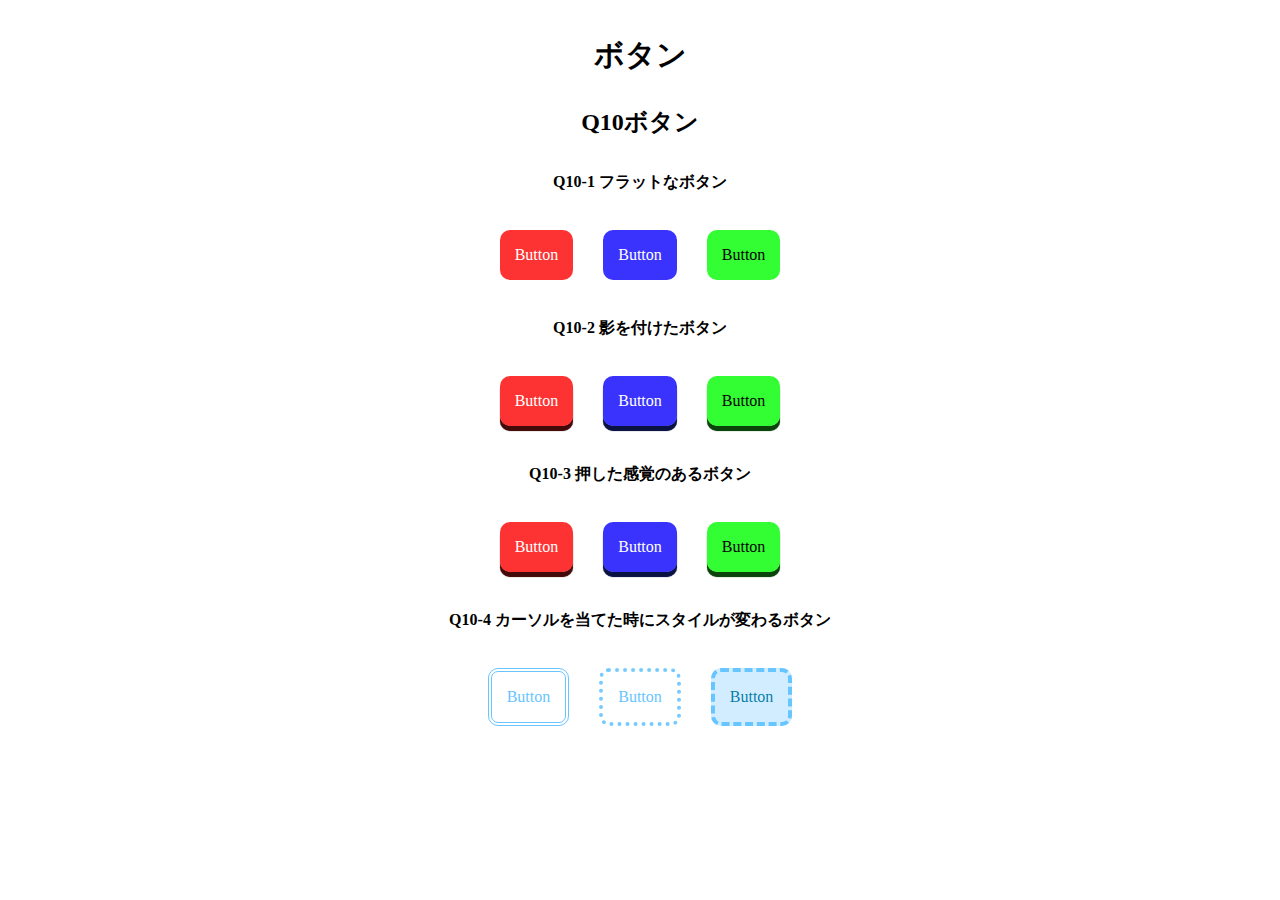
<file: 第3章 LayoutParts-Part2/q10/answer/index.html>
<!DOCTYPE html>
<html lang="ja">

<head>
  <meta charset="UTF-8">
  <meta name="viewport" content="width=device-width, initial-scale=1.0">
  <link rel="stylesheet" href="./css/reset.css">
  <link rel="stylesheet" href="./css/base.css">
  <link rel="stylesheet" href="./css/style.css">
  <title>LayoutParts-Q3</title>
</head>

<body>
  <h1 class="title">ボタン</h1>
  <h2 class="sub--title">Q10ボタン</h2>
  <div class="wrapper">
    <h3 class="question--title">Q10-1 フラットなボタン</h3>
    <div class="flex--center">
      <div class="btn btn--red">Button</div>
      <div class="btn btn--blue">Button</div>
      <div class="btn btn--green">Button</div>
    </div>
    <h3 class="question--title">Q10-2 影を付けたボタン</h3>
    <div class="flex--center">
      <div class="btn shadow--red">Button</div>
      <div class="btn shadow--blue">Button</div>
      <div class="btn shadow--green">Button</div>
    </div>
    <h3 class="question--title">Q10-3 押した感覚のあるボタン</h3>
    <div class="flex--center">
      <div class="btn active--red">Button</div>
      <div class="btn active--blue">Button</div>
      <div class="btn active--green">Button</div>
    </div>
    <h3 class="question--title">Q10-4 カーソルを当てた時にスタイルが変わるボタン</h3>
    <div class="flex--center">
      <div class="btn double--btn">Button</div>
      <div class="btn dotted--btn">Button</div>
      <div class="btn back--btn">Button</div>
    </div>
  </div>
</body>

</html>
</file>
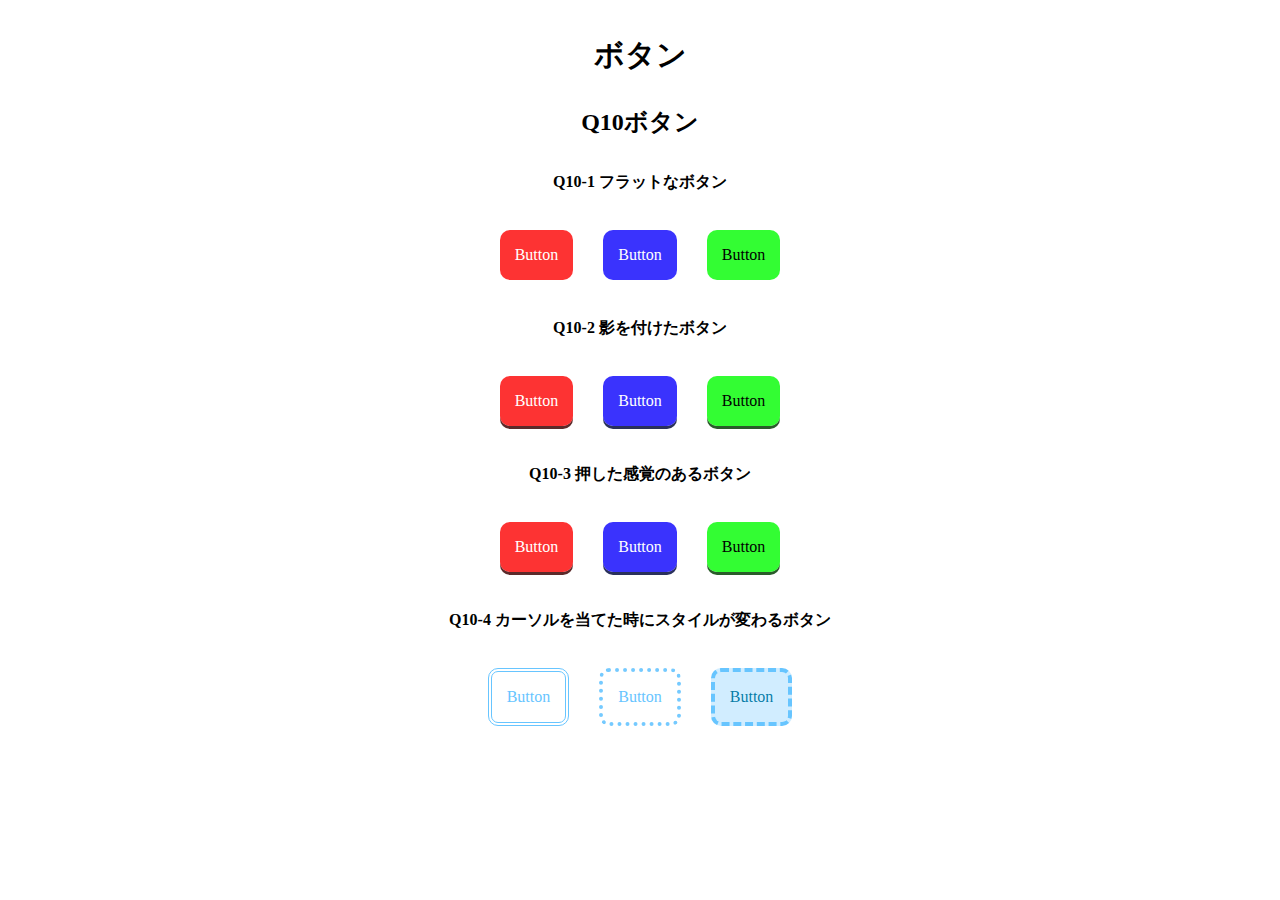
<file: 第3章 LayoutParts-Part2/q10/q10/index.html>
<!DOCTYPE html>
<html lang="ja">

<head>
  <meta charset="UTF-8">
  <meta name="viewport" content="width=device-width, initial-scale=1.0">
  <link rel="stylesheet" href="./css/reset.css">
  <link rel="stylesheet" href="./css/base.css">
  <link rel="stylesheet" href="./css/style.css">
  <title>LayoutParts-Q3</title>
</head>

<body>
  <h1 class="title">ボタン</h1>
  <h2 class="sub--title">Q10ボタン</h2>
  <div class="wrapper">
    <h3 class="question--title">Q10-1 フラットなボタン</h3>
    <!-- Q10-1ここから -->
    <div class="button">
      <div class="red-b box">
        <p>Button</p>
      </div>
      <div class="blue-b box">
        <p>Button</p>
      </div>
      <div class="green-b box">
        <p>Button</p>
      </div>
    </div>
    <!-- Q10-1ここまで -->
    <h3 class="question--title">Q10-2 影を付けたボタン</h3>
    <!-- Q10-2ここから -->
    <div class="button">
      <div class="r-btn box">
        <p>Button</p>
      </div>
      <div class="b-btn box">
        <p>Button</p>
      </div>
      <div class="g-btn box">
        <p>Button</p>
      </div>
    </div>
    <!-- Q10-2ここまで -->
    <h3 class="question--title">Q10-3 押した感覚のあるボタン</h3>
    <!-- Q10-3ここから -->
    <div class="button">
      <div class="red-btn box1">
        <p>Button</p>
      </div>
      <div class="blue-btn box1">
        <p>Button</p>
      </div>
      <div class="green-btn box1">
        <p>Button</p>
      </div>
    </div>
    <!-- Q10-3ここまで -->
    <h3 class="question--title">Q10-4 カーソルを当てた時にスタイルが変わるボタン</h3>
    <!-- Q10-4ここから -->
    <div class="button">
      <div class="double-layer box2">
        <p>Button</p>
      </div>
      <div class="round-border box2">
        <p>Button</p>
      </div>
      <div class="dotted-line box2">
        <p>Button</p>
      </div>
    </div>
    <!-- Q10-4ここまで -->
  </div>
</body>

</html>
</file>
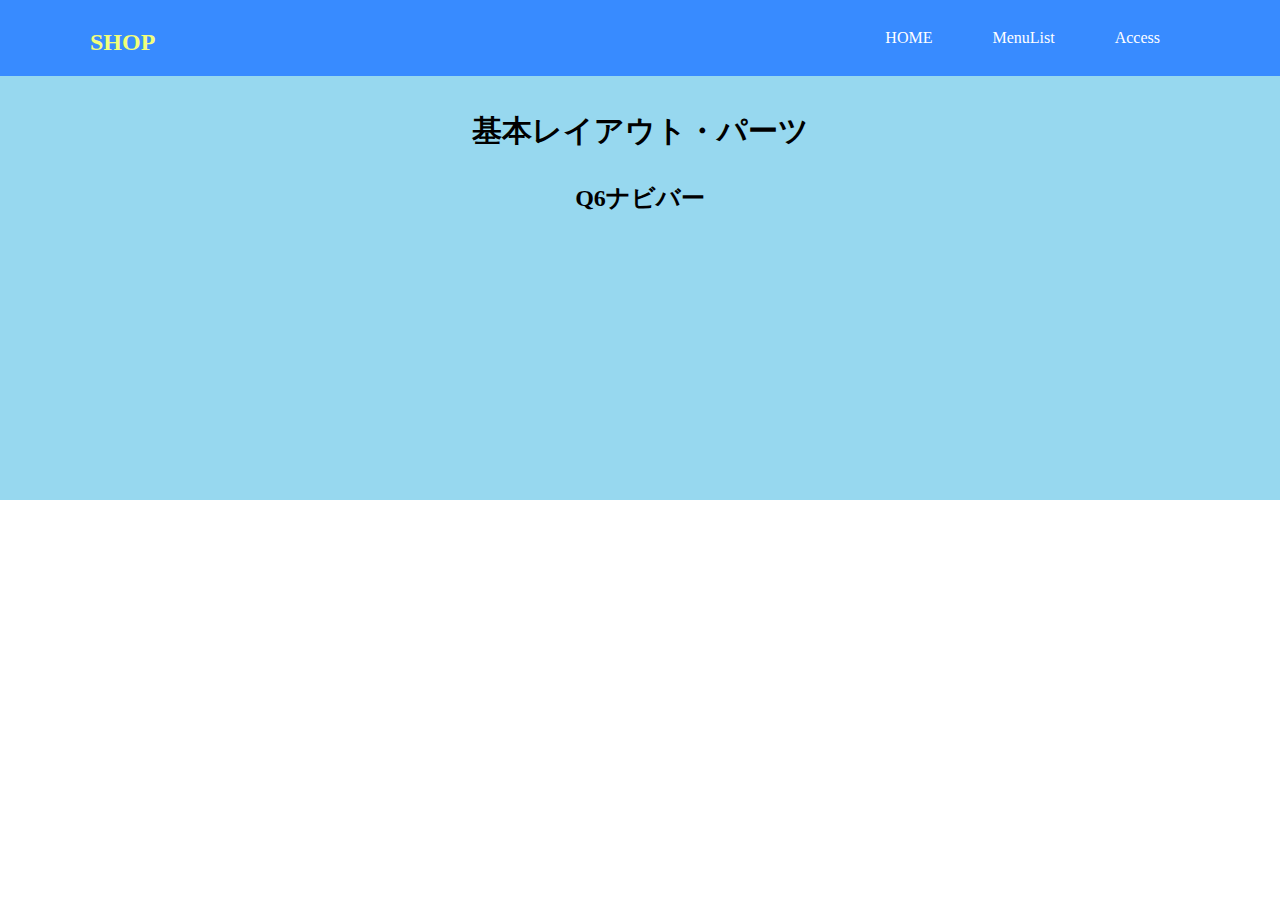
<file: 第3章 LayoutParts-Part2/q6/answer/index.html>
<!DOCTYPE html>
<html lang="ja">

<head>
  <meta charset="UTF-8">
  <meta name="viewport" content="width=device-width, initial-scale=1.0">
  <link rel="stylesheet" href="./css/reset.css">
  <link rel="stylesheet" href="./css/base.css">
  <link rel="stylesheet" href="./css/style.css">
  <title>LayoutParts-Q3</title>
</head>

<body>
  <header class="header">
    <div class="inner d--flex">
      <div class="logo">
        <a href="#">SHOP</a>
      </div>
      <div class="menu">
        <nav>
          <ul class="nav d--flex">
            <li>
              <a href="#">HOME</a>
            </li>
            <li>
              <a href="#">MenuList</a>
            </li>
            <li>
              <a href="#">Access</a>
            </li>
          </ul>
        </nav>
      </div>
    </div>
  </header>
  <main>
    <div class="wrapper">
      <h1 class="title">基本レイアウト・パーツ</h1>
      <h2 class="sub--title">Q6ナビバー</h2>
    </div>
  </main>
</body>

</html>
</file>
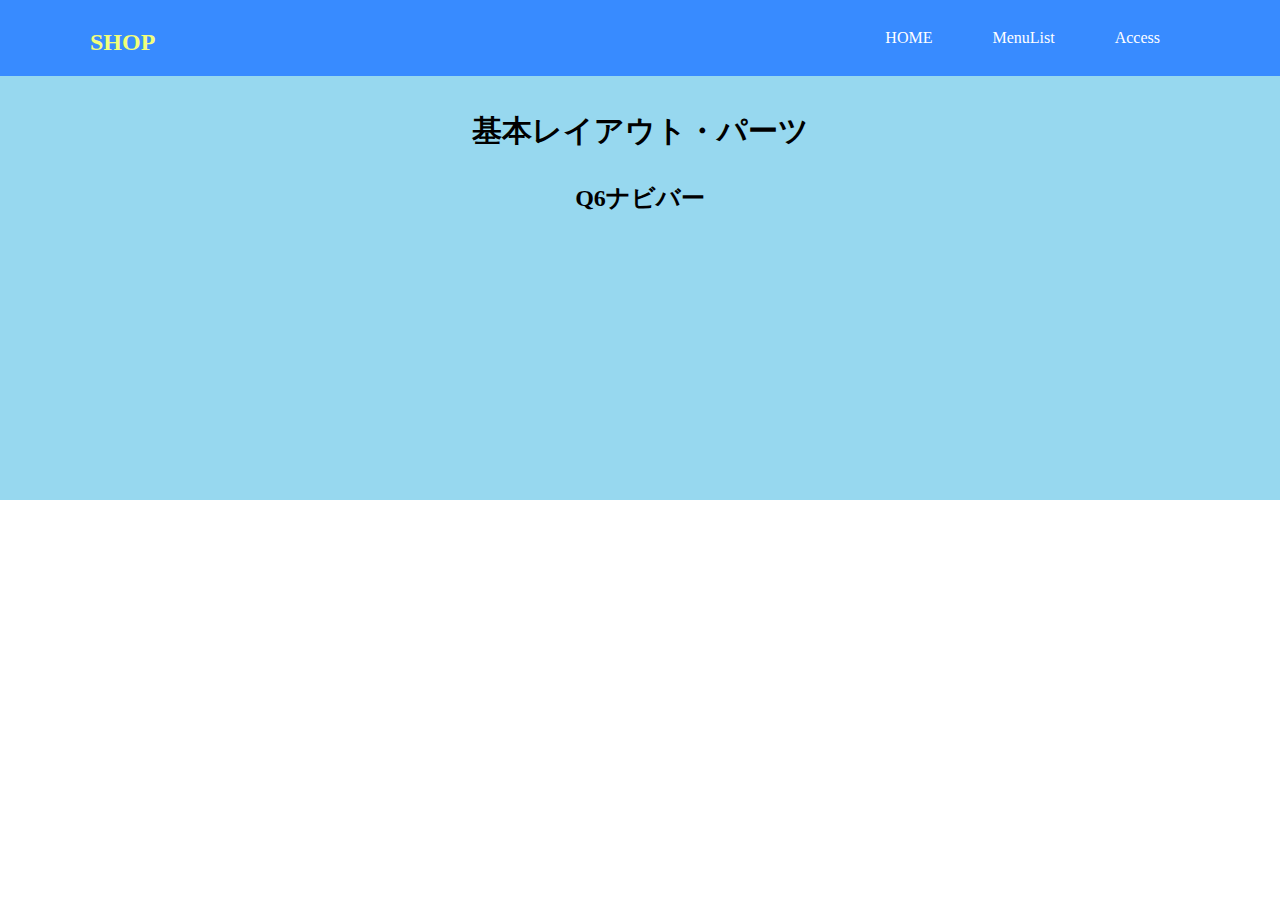
<file: 第3章 LayoutParts-Part2/q6/q6/index.html>
<!DOCTYPE html>
<html lang="ja">

<head>
  <meta charset="UTF-8">
  <meta name="viewport" content="width=device-width, initial-scale=1.0">
  <link rel="stylesheet" href="./css/reset.css">
  <link rel="stylesheet" href="./css/base.css">
  <link rel="stylesheet" href="./css/style.css">
  <title>LayoutParts-Q3</title>
</head>

<body>
  <!-- Q6回答はここから -->
  <header class="header">
    <div class="headerinner d-flex">
      <div class="logo">
        <a href="#">SHOP</a>
      </div>
      <div class="menu">
        <nav>
          <ul class="nav d-flex">
            <li>
              <a href="#">HOME</a>
            </li>
            <li>
              <a href="#">MenuList</a>
            </li>
            <li>
              <a href="#">Access</a>
            </li>
          </ul>
        </nav>
      </div>
    </div>
  </header>
  <!-- Q6回答はここまで -->
  <main>
    <div class="wrapper">
      <h1 class="title">基本レイアウト・パーツ</h1>
      <h2 class="sub--title">Q6ナビバー</h2>
    </div>
  </main>
</body>

</html>
</file>
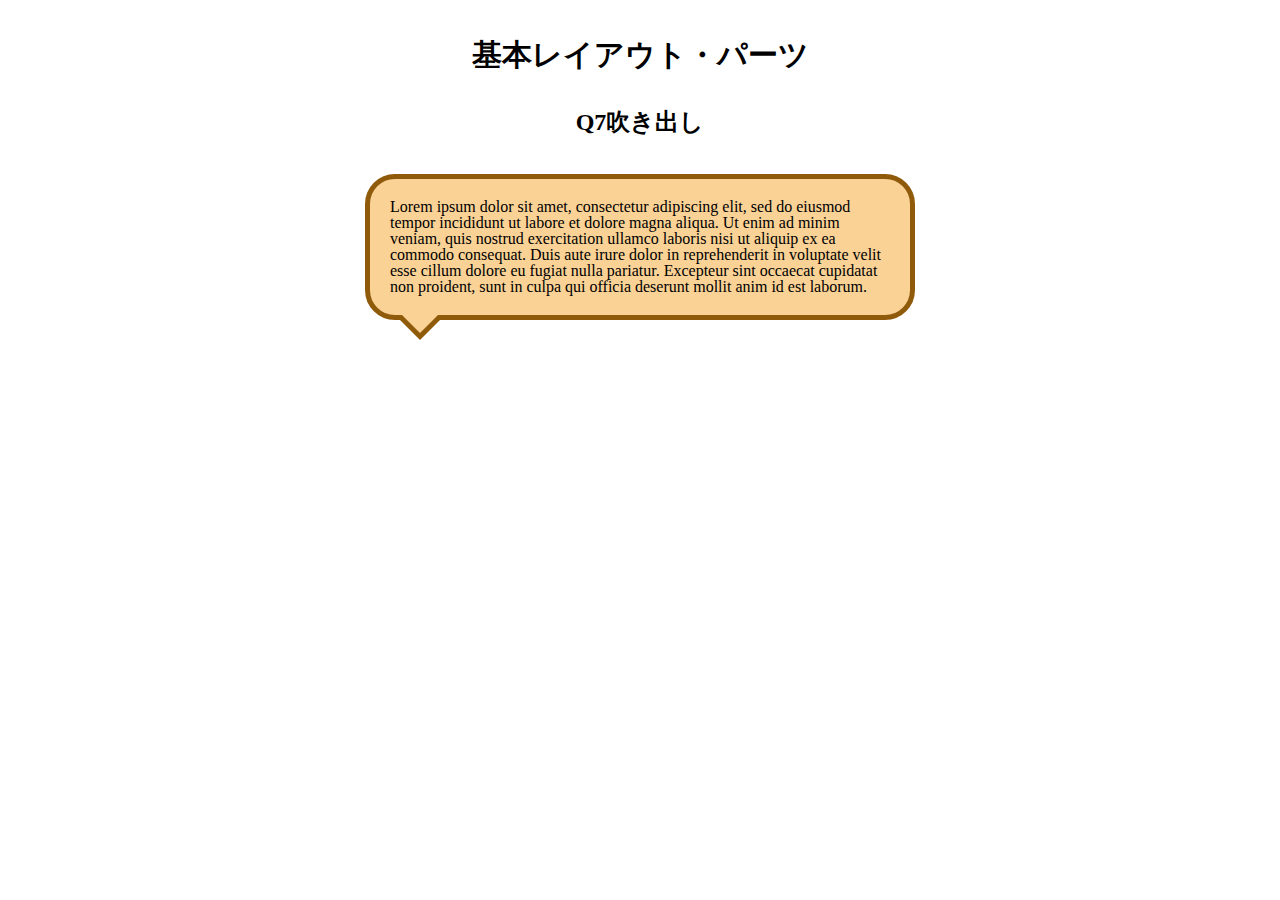
<file: 第3章 LayoutParts-Part2/q7/answer/index.html>
<!DOCTYPE html>
<html lang="ja">

<head>
  <meta charset="UTF-8">
  <meta name="viewport" content="width=device-width, initial-scale=1.0">
  <link rel="stylesheet" href="./css/reset.css">
  <link rel="stylesheet" href="./css/base.css">
  <link rel="stylesheet" href="./css/style.css">
  <title>LayoutParts-Q3</title>
</head>

<body>
  <div class="wrapper">
    <h1 class="title">基本レイアウト・パーツ</h1>
    <h2 class="sub--title">Q7吹き出し</h2>
    <div class="blowing--box">
      <p>Lorem ipsum dolor sit amet, consectetur adipiscing elit, sed do eiusmod tempor incididunt
        ut labore et dolore magna
        aliqua. Ut enim ad minim veniam, quis nostrud exercitation ullamco laboris nisi ut aliquip ex ea commodo
        consequat. Duis
        aute irure dolor in reprehenderit in voluptate velit esse cillum dolore eu fugiat nulla pariatur. Excepteur sint
        occaecat cupidatat non proident, sunt in culpa qui officia deserunt mollit anim id est laborum.</p>
    </div>
  </div>
</body>

</html>
</file>
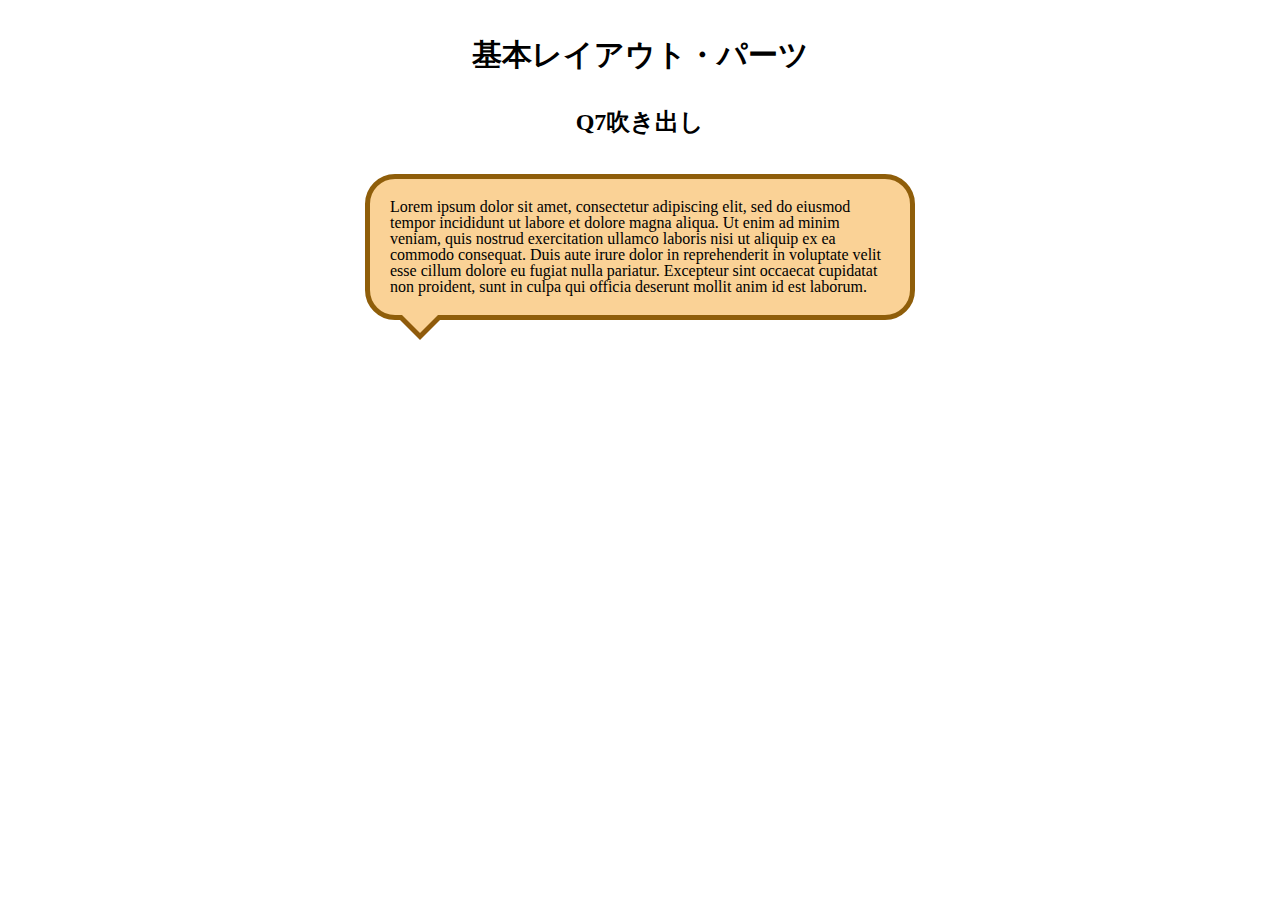
<file: 第3章 LayoutParts-Part2/q7/q7/index.html>
<!DOCTYPE html>
<html lang="ja">

<head>
  <meta charset="UTF-8">
  <meta name="viewport" content="width=device-width, initial-scale=1.0">
  <link rel="stylesheet" href="./css/reset.css">
  <link rel="stylesheet" href="./css/base.css">
  <link rel="stylesheet" href="./css/style.css">
  <title>LayoutParts-Q3</title>
</head>

<body>
  <div class="wrapper">
    <h1 class="title">基本レイアウト・パーツ</h1>
    <h2 class="sub--title">Q7吹き出し</h2>
    <!-- 吹き出しの中のテキストはこちらを使ってください -->
    <!-- Lorem ipsum dolor sit amet, consectetur adipiscing elit, sed do eiusmod tempor incididunt
    ut labore et dolore magna
    aliqua. Ut enim ad minim veniam, quis nostrud exercitation ullamco laboris nisi ut aliquip ex ea commodo
    consequat. Duis
    aute irure dolor in reprehenderit in voluptate velit esse cillum dolore eu fugiat nulla pariatur. Excepteur sint
    occaecat cupidatat non proident, sunt in culpa qui officia deserunt mollit anim id est laborum. -->
    <!-- Q7回答はここから -->
    <div class="balloon">
      <p>Lorem ipsum dolor sit amet, consectetur adipiscing elit, sed do eiusmod tempor incididunt
        ut labore et dolore magna
        aliqua. Ut enim ad minim veniam, quis nostrud exercitation ullamco laboris nisi ut aliquip ex ea commodo
        consequat. Duis
        aute irure dolor in reprehenderit in voluptate velit esse cillum dolore eu fugiat nulla pariatur. Excepteur sint
        occaecat cupidatat non proident, sunt in culpa qui officia deserunt mollit anim id est laborum.</p>
    </div>
    <!-- Q7回答はここまで -->
  </div>
</body>

</html>
</file>
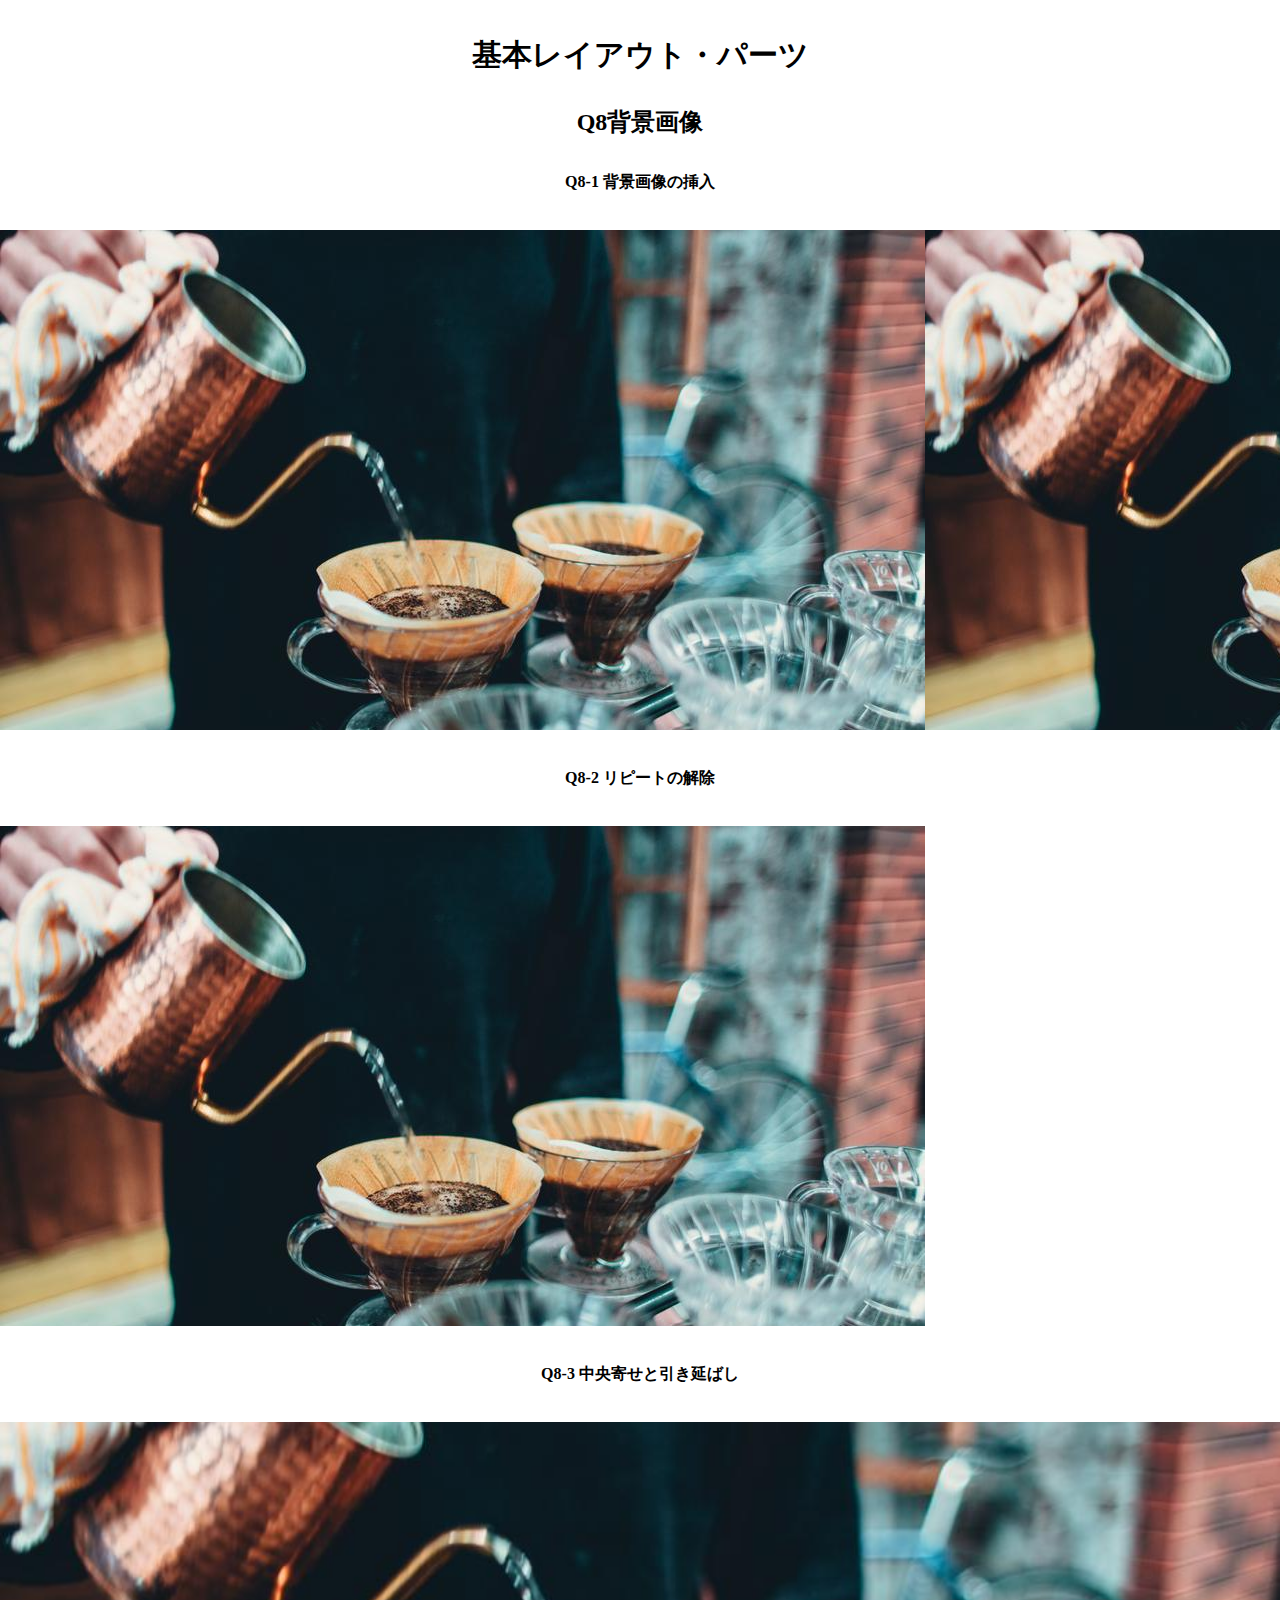
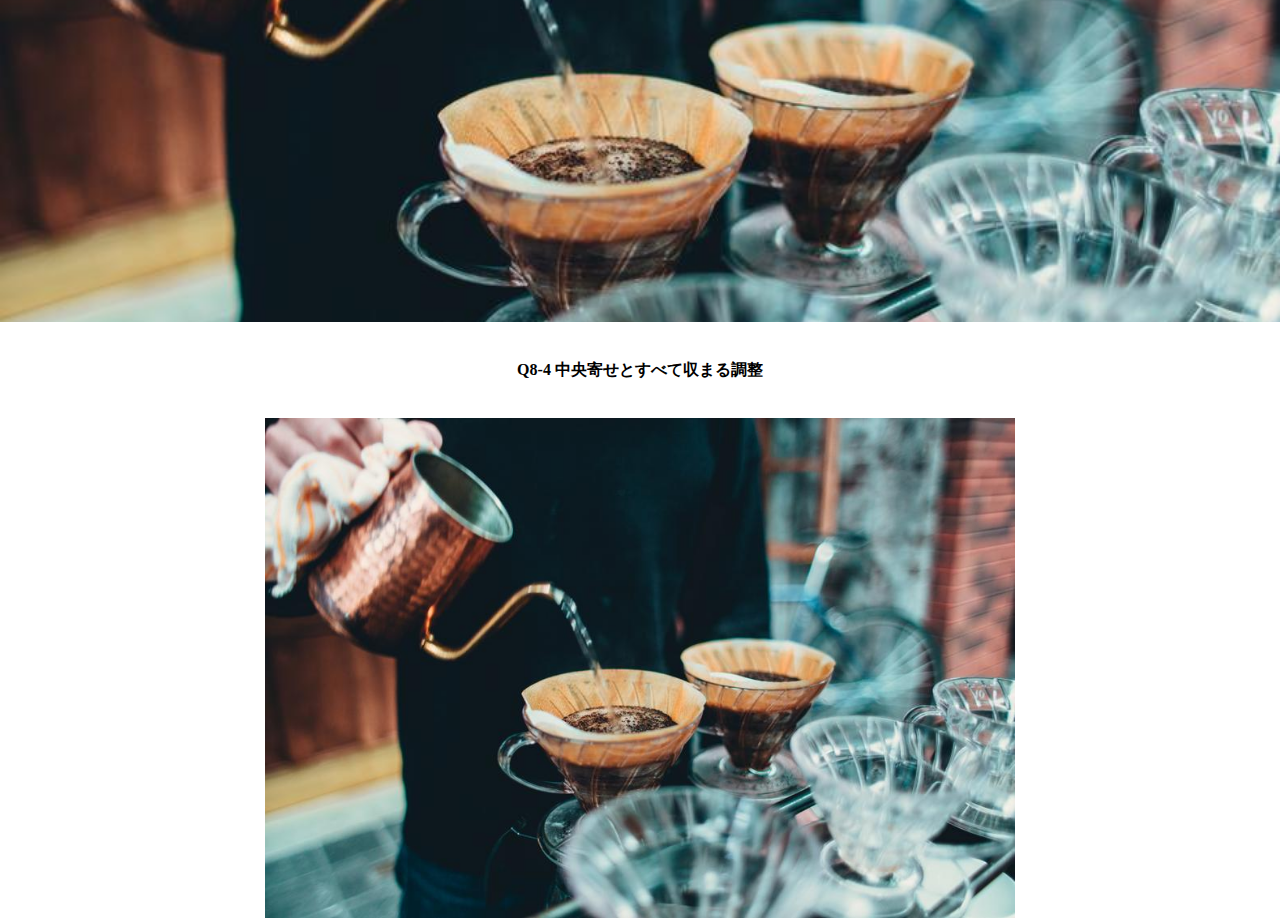
<file: 第3章 LayoutParts-Part2/q8/answer/index.html>
<!DOCTYPE html>
<html lang="ja">

<head>
  <meta charset="UTF-8">
  <meta name="viewport" content="width=device-width, initial-scale=1.0">
  <link rel="stylesheet" href="./css/reset.css">
  <link rel="stylesheet" href="./css/base.css">
  <link rel="stylesheet" href="./css/style.css">
  <title>LayoutParts-Q3</title>
</head>

<body>
  <h1 class="title">基本レイアウト・パーツ</h1>
  <h2 class="sub--title">Q8背景画像</h2>
  <h3 class="question--title">Q8-1 背景画像の挿入</h3>
  <div class="back--img">
    <div class="content">
    </div>
  </div>
  <h3 class="question--title">Q8-2 リピートの解除</h3>
  <div class="back--img--repeat">
    <div class="content">
    </div>
  </div>
  <h3 class="question--title">Q8-3 中央寄せと引き延ばし</h3>
  <div class="back--img--cover">
    <div class="content">
    </div>
  </div>
  <h3 class="question--title">Q8-4 中央寄せとすべて収まる調整</h3>
  <div class="back--img--contain">
    <div class="content"></div>
  </div>
</body>

</html>
</file>
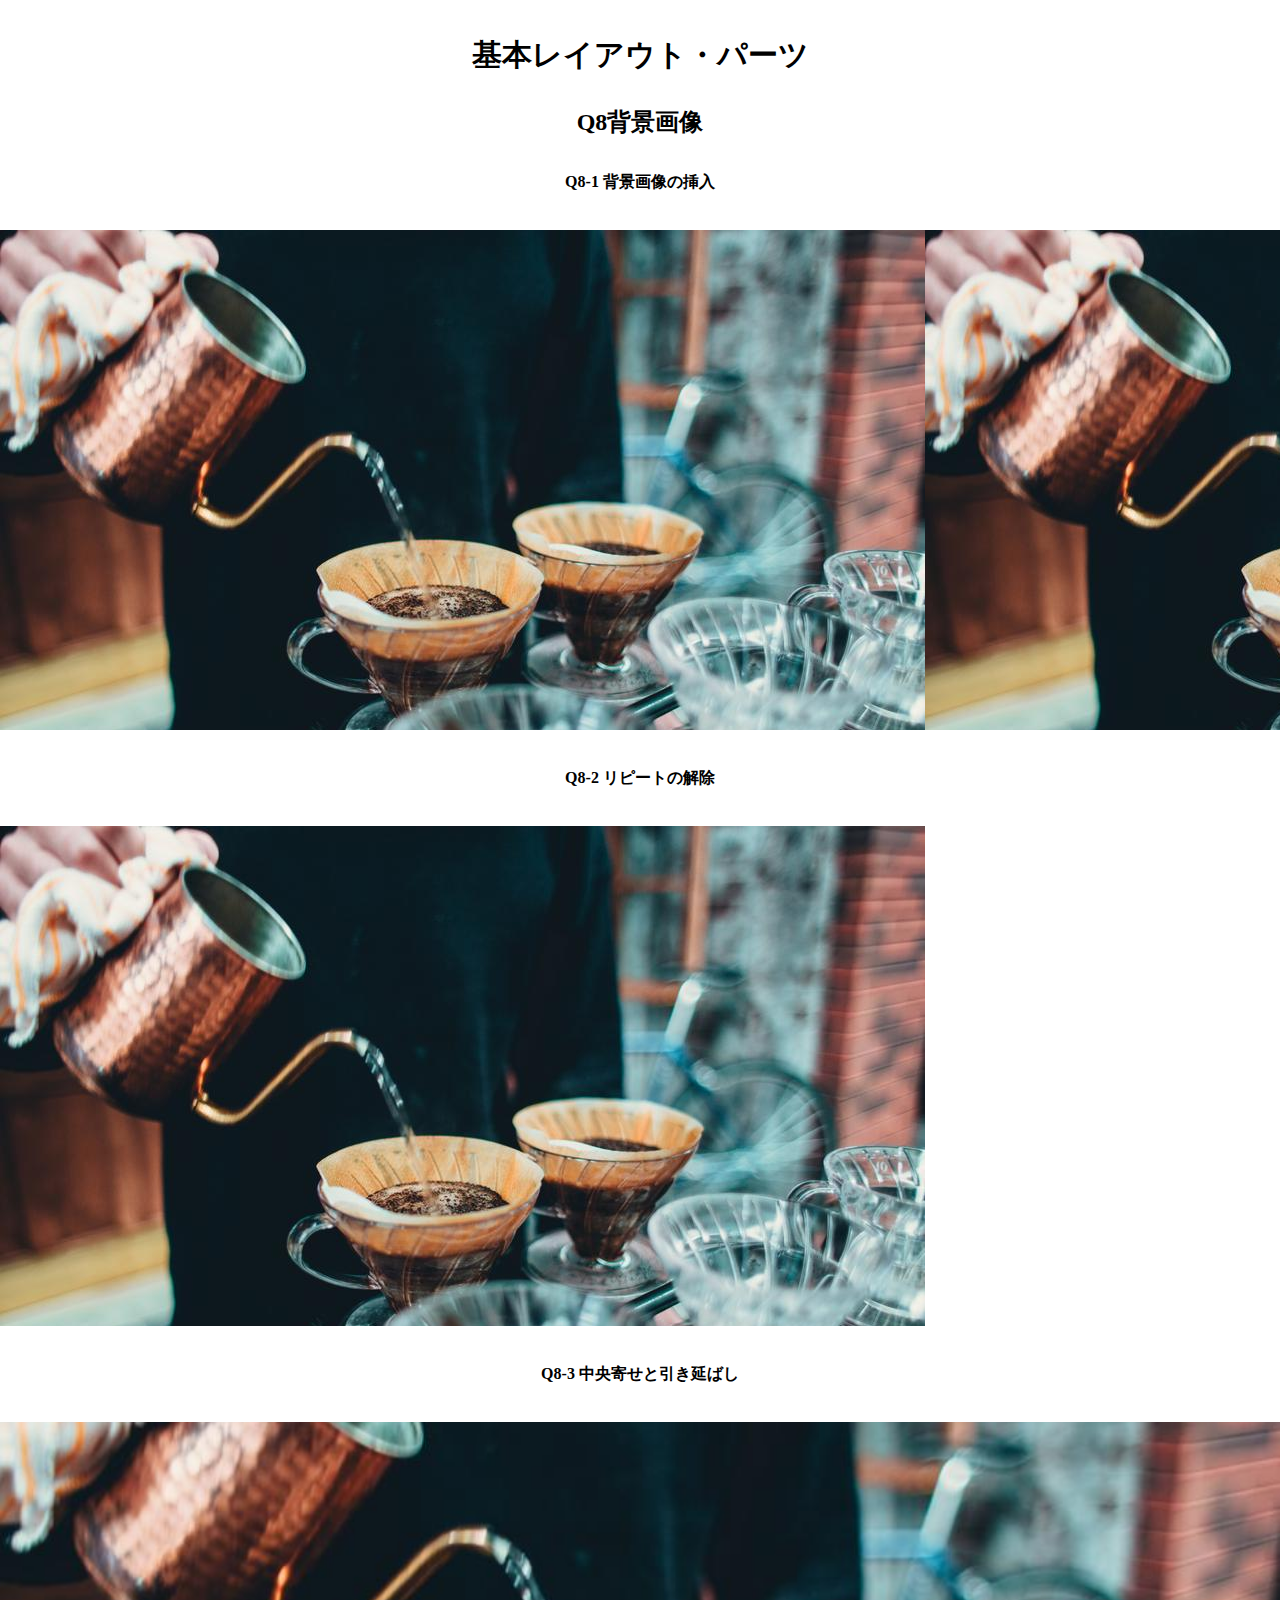
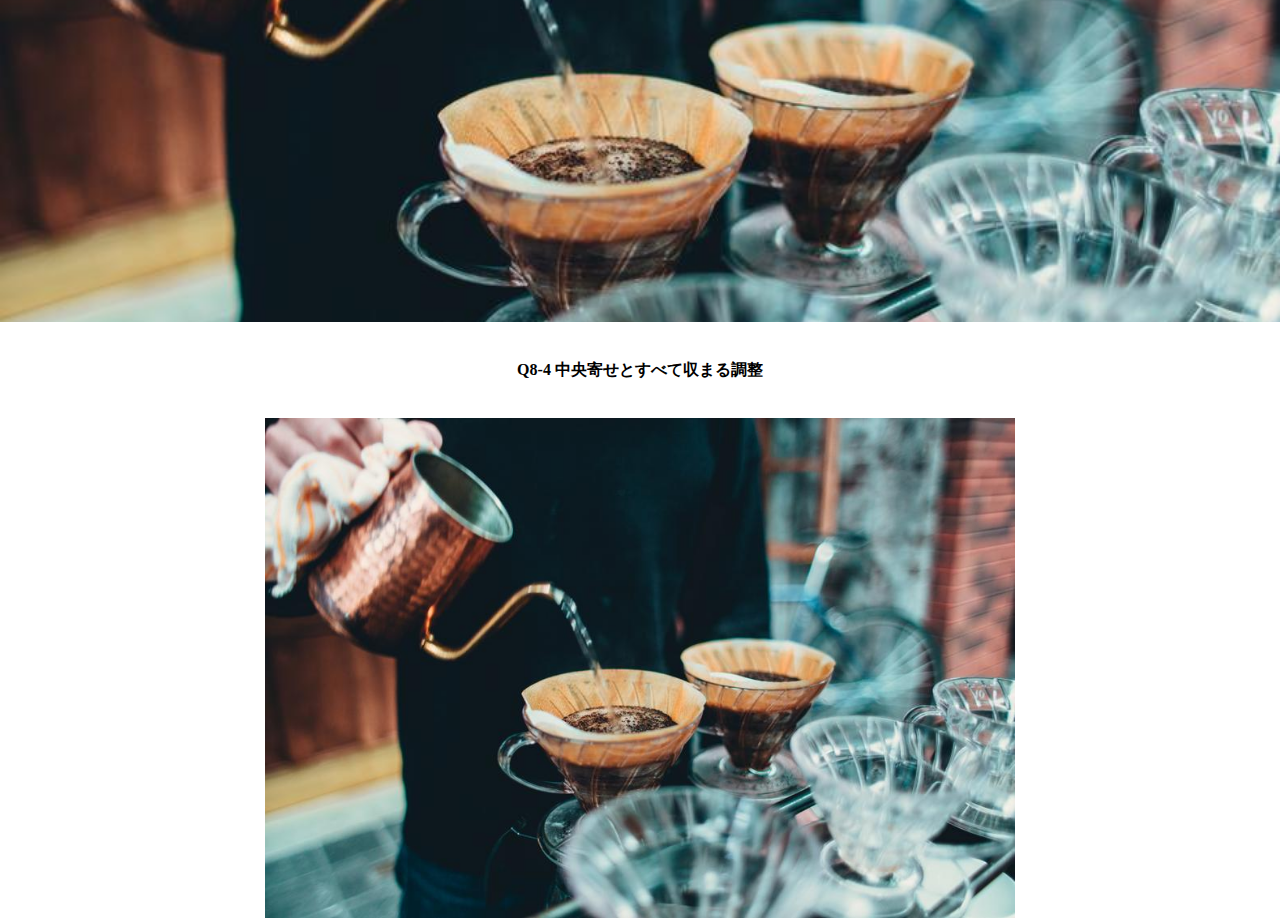
<file: 第3章 LayoutParts-Part2/q8/q8/index.html>
<!DOCTYPE html>
<html lang="ja">

<head>
  <meta charset="UTF-8">
  <meta name="viewport" content="width=device-width, initial-scale=1.0">
  <link rel="stylesheet" href="./css/reset.css">
  <link rel="stylesheet" href="./css/base.css">
  <link rel="stylesheet" href="./css/style.css">
  <title>LayoutParts-Q3</title>
</head>

<body>
  <h1 class="title">基本レイアウト・パーツ</h1>
  <h2 class="sub--title">Q8背景画像</h2>
  <h3 class="question--title">Q8-1 背景画像の挿入</h3>
  <!-- Q8-1 背景画像の挿入 ここから -->
  <div class="back-img">
    <div class="img1"></div>
  </div>
  <!-- Q8-1 背景画像の挿入 ここまで -->
  <h3 class="question--title">Q8-2 リピートの解除</h3>
  <!-- Q8-2 リピートの解除 ここから -->
  <div class="back-norepeat">
    <div class="img1"></div>
  </div>
  <!-- Q8-2 リピートの解除 ここまで -->
  <h3 class="question--title">Q8-3 中央寄せと引き延ばし</h3>
  <!-- Q8-3 中央寄せと引き延ばし ここから-->
  <div class="back-center">
    <div class="img1"></div>
  </div>
  <!-- Q8-3 中央寄せと引き延ばし ここまで-->
  <h3 class="question--title">Q8-4 中央寄せとすべて収まる調整</h3>
  <!-- Q8-4 中央寄せとすべて収まる調整 ここから-->
  <div class="back-center-img">
    <div class="img1"></div>
  </div>
  <!-- Q8-4 中央寄せとすべて収まる調整 ここまで-->
</body>

</html>
</file>
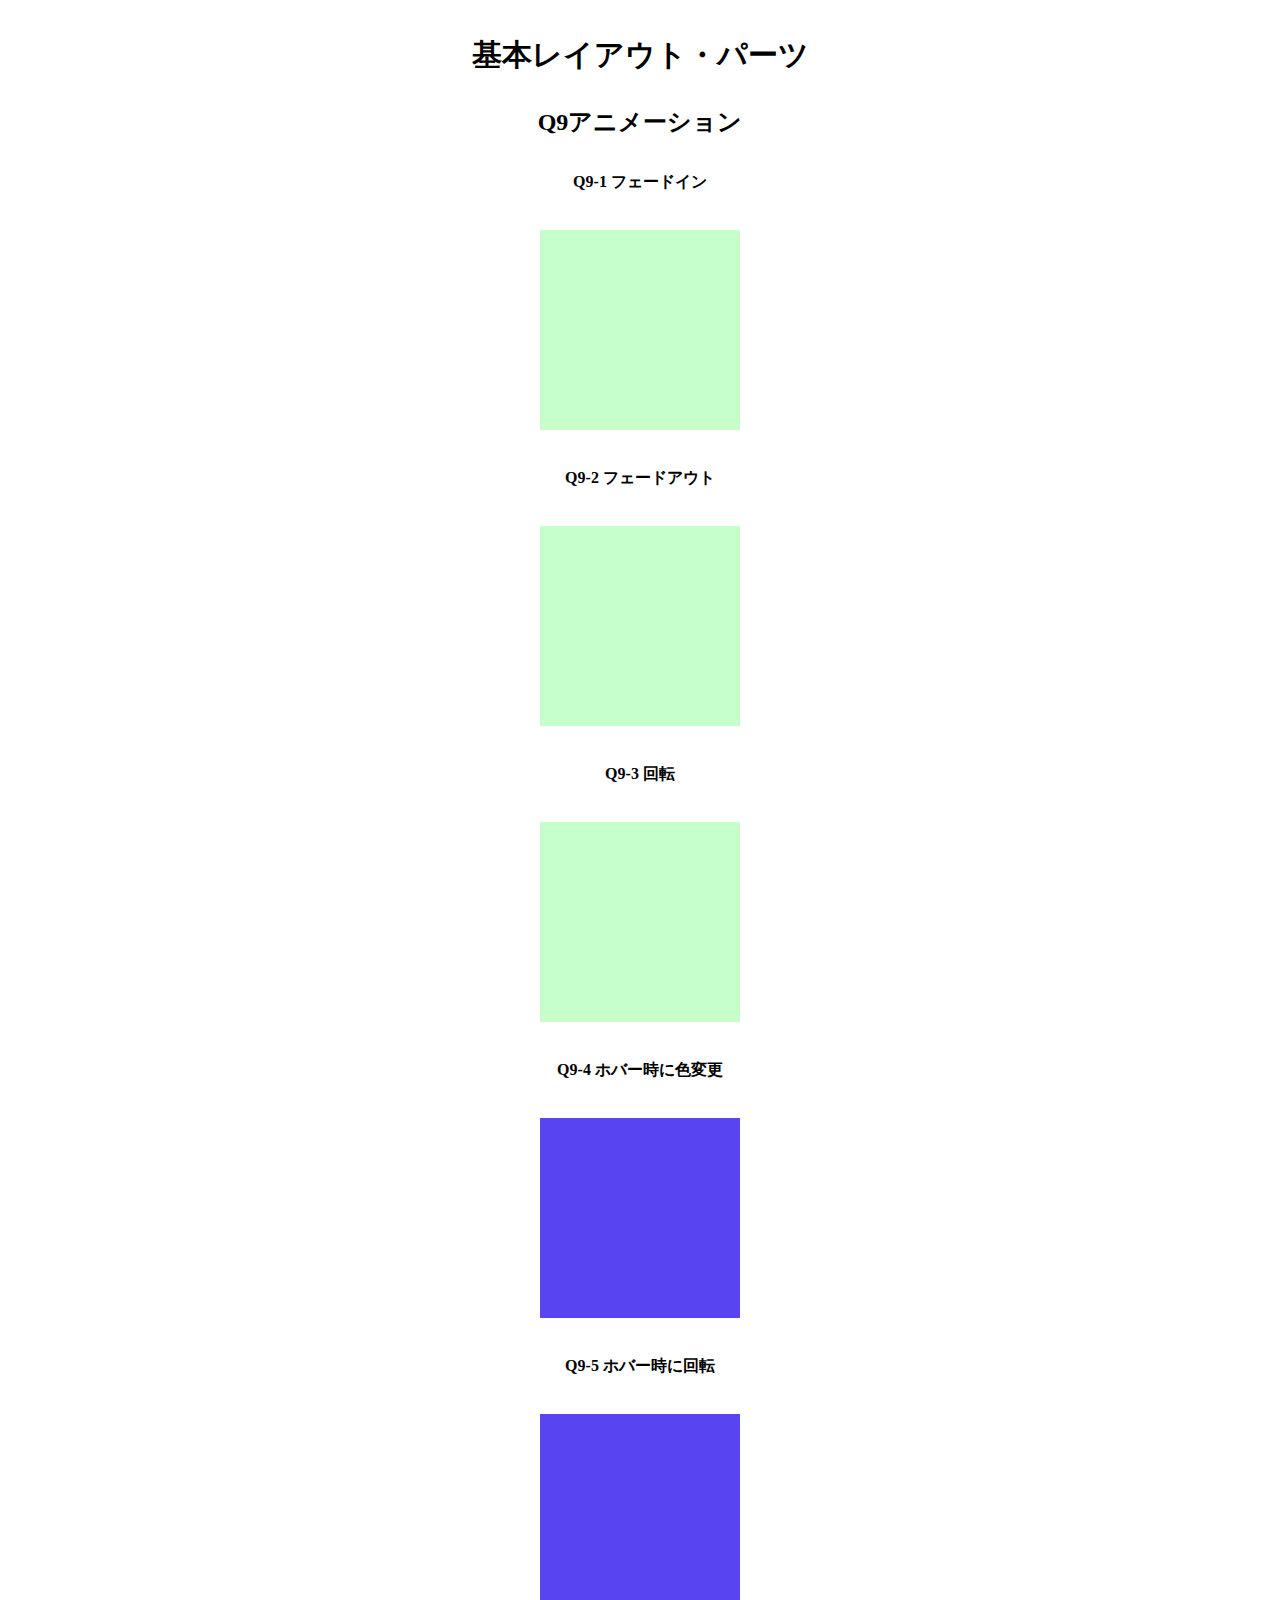
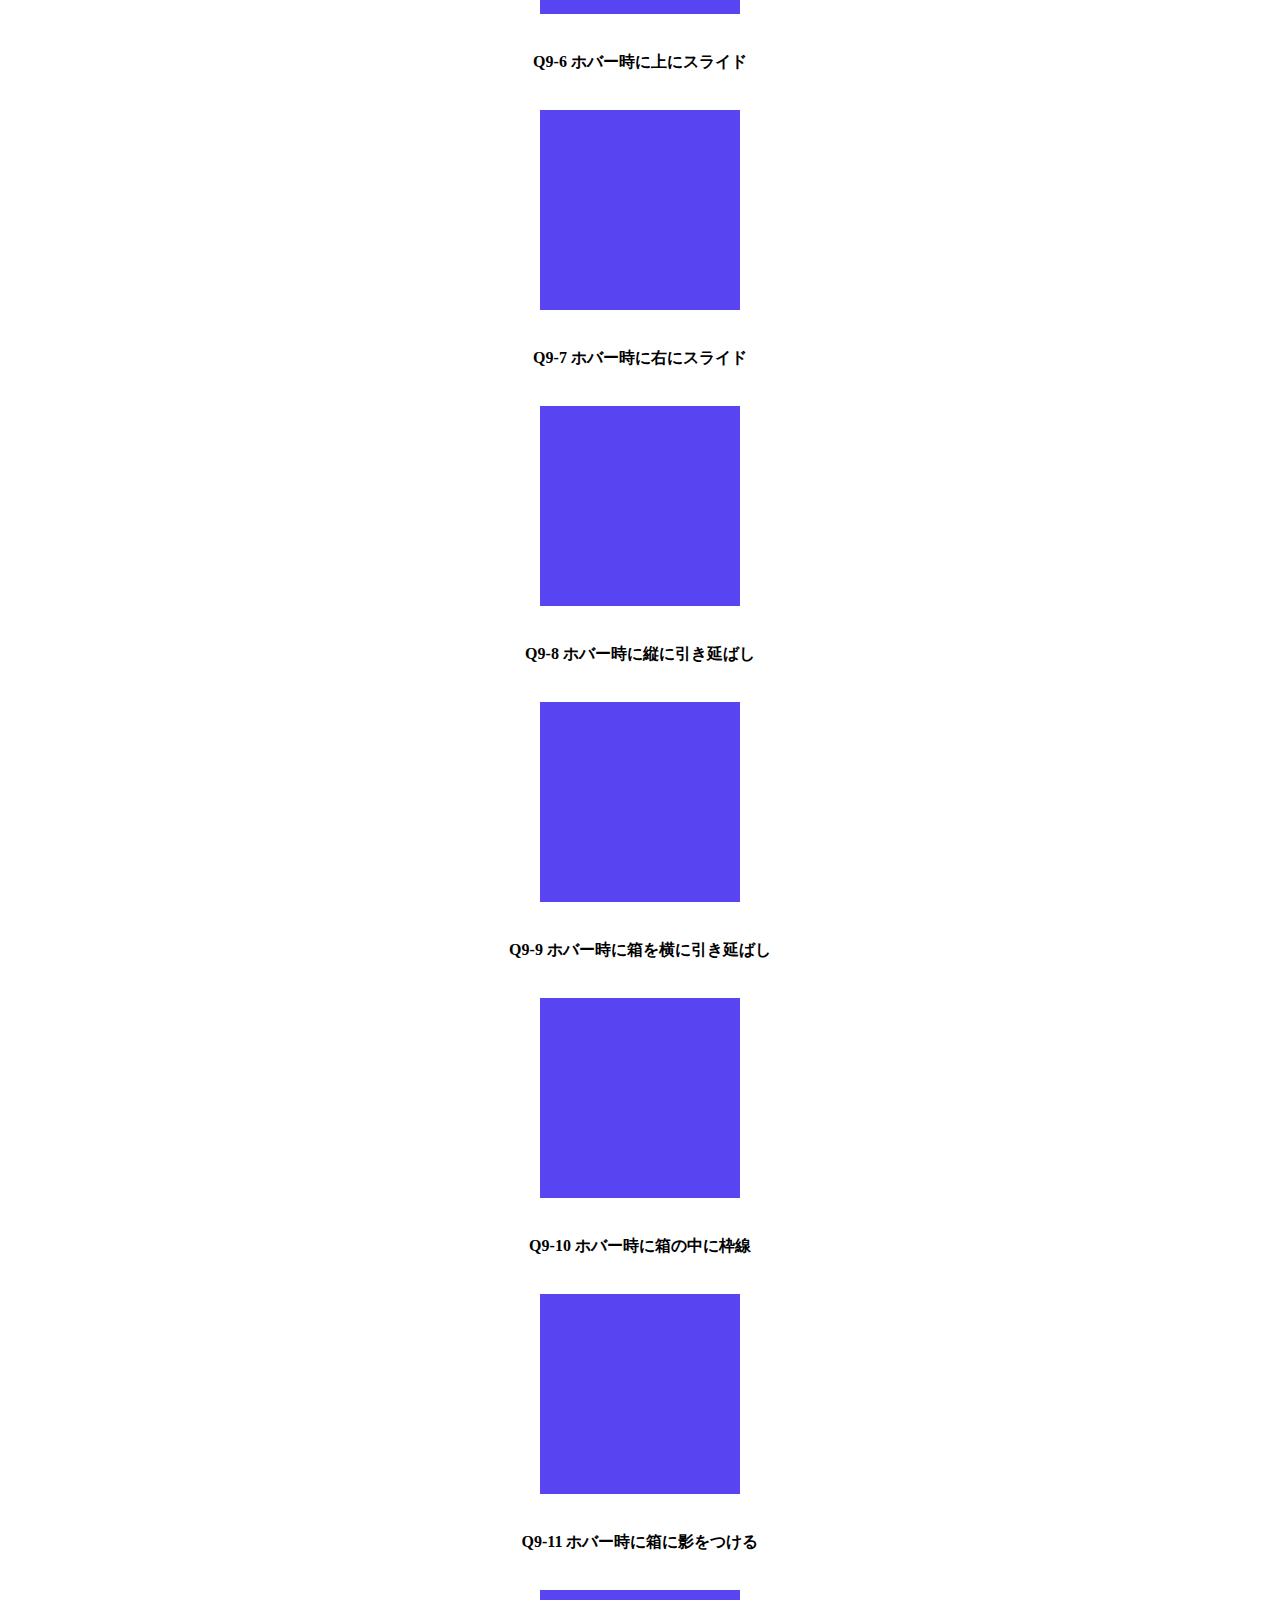
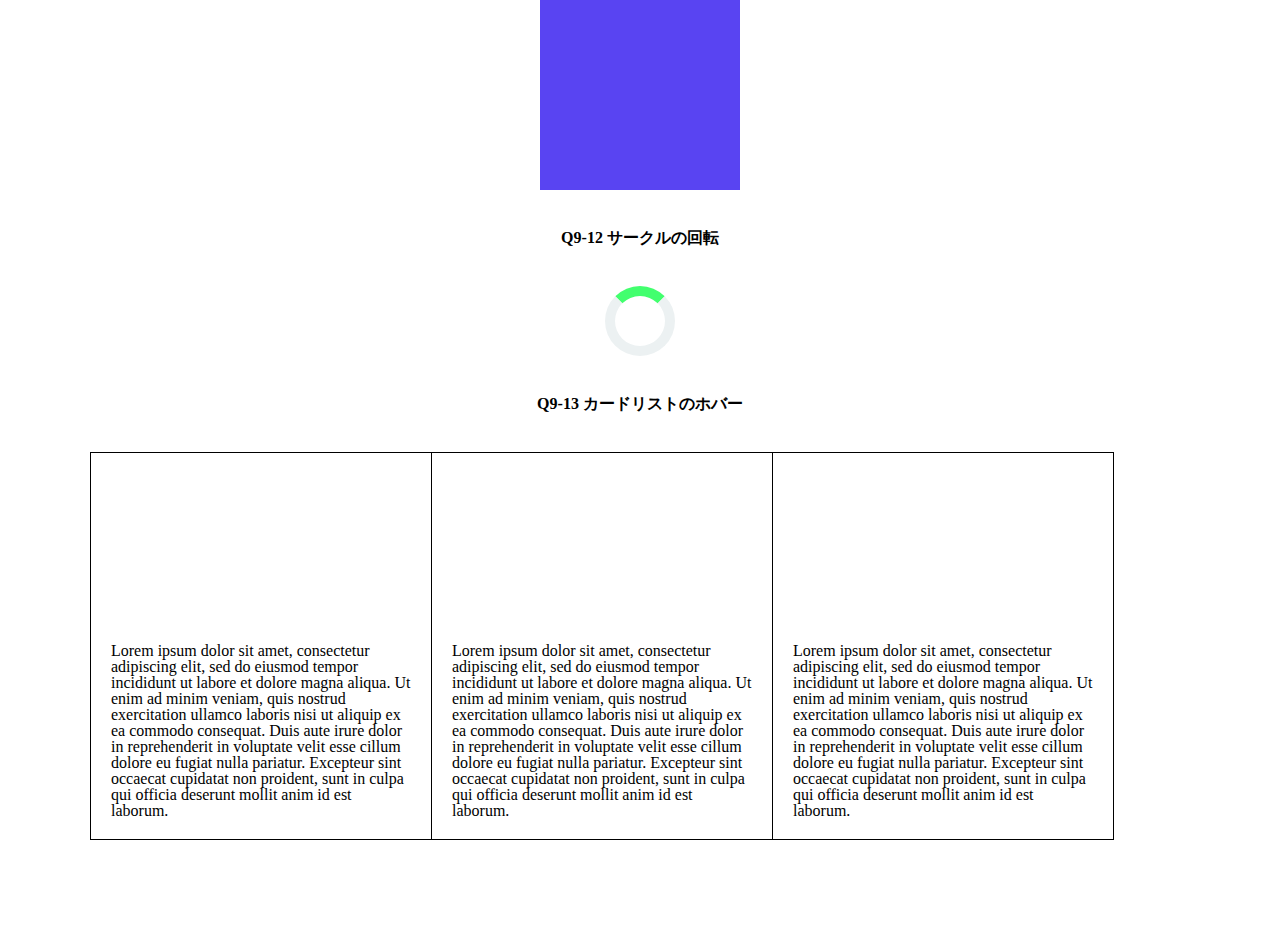
<file: 第3章 LayoutParts-Part2/q9/answer/index.html>
<!DOCTYPE html>
<html lang="ja">

<head>
  <meta charset="UTF-8">
  <meta name="viewport" content="width=device-width, initial-scale=1.0">
  <link rel="stylesheet" href="./css/reset.css">
  <link rel="stylesheet" href="./css/base.css">
  <link rel="stylesheet" href="./css/style.css">
  <title>LayoutParts-Q3</title>
</head>

<body>
  <h1 class="title">基本レイアウト・パーツ</h1>
  <h2 class="sub--title">Q9アニメーション</h2>
  <div class="wrapper">
    <section>
      <h3 class="question--title">Q9-1 フェードイン</h3>
      <div class="green--box fade--in"></div>
      <h3 class="question--title">Q9-2 フェードアウト</h3>
      <div class="green--box fade--out"></div>
      <h3 class="question--title">Q9-3 回転</h3>
      <div class="green--box spin"></div>
    </section>
    <section>
      <h3 class="question--title">Q9-4 ホバー時に色変更</h3>
      <div class="blue--box hover--color"></div>
      <h3 class="question--title">Q9-5 ホバー時に回転</h3>
      <div class="blue--box spin--box"></div>
      <h3 class="question--title">Q9-6 ホバー時に上にスライド</h3>
      <div class="blue--box up--slide"></div>
      <h3 class="question--title">Q9-7 ホバー時に右にスライド</h3>
      <div class="blue--box right--slide"></div>
      <h3 class="question--title">Q9-8 ホバー時に縦に引き延ばし</h3>
      <div class="blue--box height--prolongation"></div>
      <h3 class="question--title">Q9-9 ホバー時に箱を横に引き延ばし</h3>
      <div class="blue--box width--prolongation"></div>
      <h3 class="question--title">Q9-10 ホバー時に箱の中に枠線</h3>
      <div class="blue--box hover--border"></div>
      <h3 class="question--title">Q9-11 ホバー時に箱に影をつける</h3>
      <div class="blue--box hover--shadow"></div>
    </section>
    <section>
      <h3 class="question--title">Q9-12 サークルの回転</h3>
      <div class="circle--spin"></div>
      <h3 class="question--title">Q9-13 カードリストのホバー</h3>
      <div class="check--sample">
        <ul class="card--list">
          <li class="card--item">
            <div class="icon"></div>
            <p>Lorem ipsum dolor sit amet, consectetur adipiscing elit, sed do eiusmod tempor incididunt
              ut labore et dolore magna
              aliqua. Ut enim ad minim veniam, quis nostrud exercitation ullamco laboris nisi ut aliquip ex ea commodo
              consequat. Duis
              aute irure dolor in reprehenderit in voluptate velit esse cillum dolore eu fugiat nulla pariatur.
              Excepteur
              sint
              occaecat cupidatat non proident, sunt in culpa qui officia deserunt mollit anim id est laborum.</p>
          </li>
          <li class="card--item">
            <div class="icon"></div>
            <p>Lorem ipsum dolor sit amet, consectetur adipiscing elit, sed do eiusmod tempor incididunt
              ut labore et dolore magna
              aliqua. Ut enim ad minim veniam, quis nostrud exercitation ullamco laboris nisi ut aliquip ex ea commodo
              consequat. Duis
              aute irure dolor in reprehenderit in voluptate velit esse cillum dolore eu fugiat nulla pariatur.
              Excepteur
              sint
              occaecat cupidatat non proident, sunt in culpa qui officia deserunt mollit anim id est laborum.</p>
          </li>
          <li class="card--item">
            <div class="icon"></div>
            <p>Lorem ipsum dolor sit amet, consectetur adipiscing elit, sed do eiusmod tempor incididunt
              ut labore et dolore magna
              aliqua. Ut enim ad minim veniam, quis nostrud exercitation ullamco laboris nisi ut aliquip ex ea commodo
              consequat. Duis
              aute irure dolor in reprehenderit in voluptate velit esse cillum dolore eu fugiat nulla pariatur.
              Excepteur
              sint
              occaecat cupidatat non proident, sunt in culpa qui officia deserunt mollit anim id est laborum.</p>
          </li>
        </ul>
      </div>
    </section>
  </div>
</body>

</html>
</file>
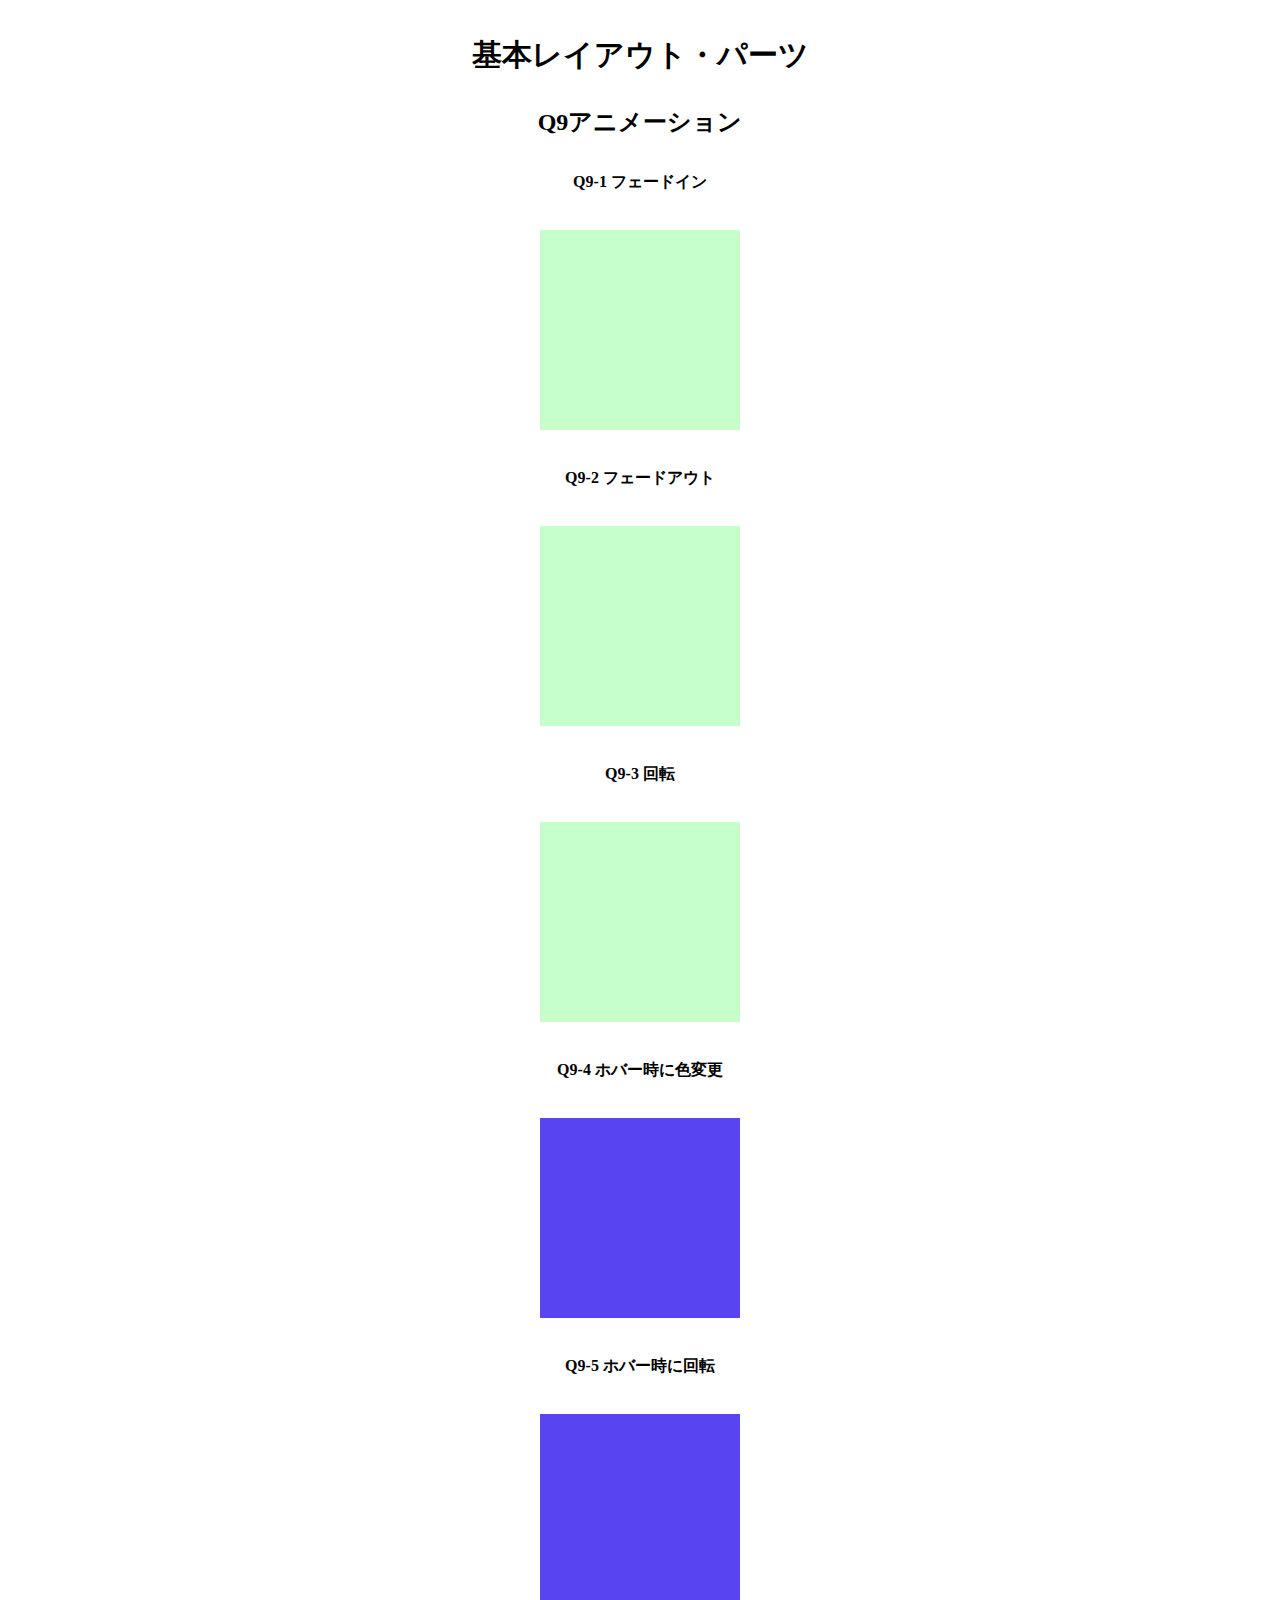
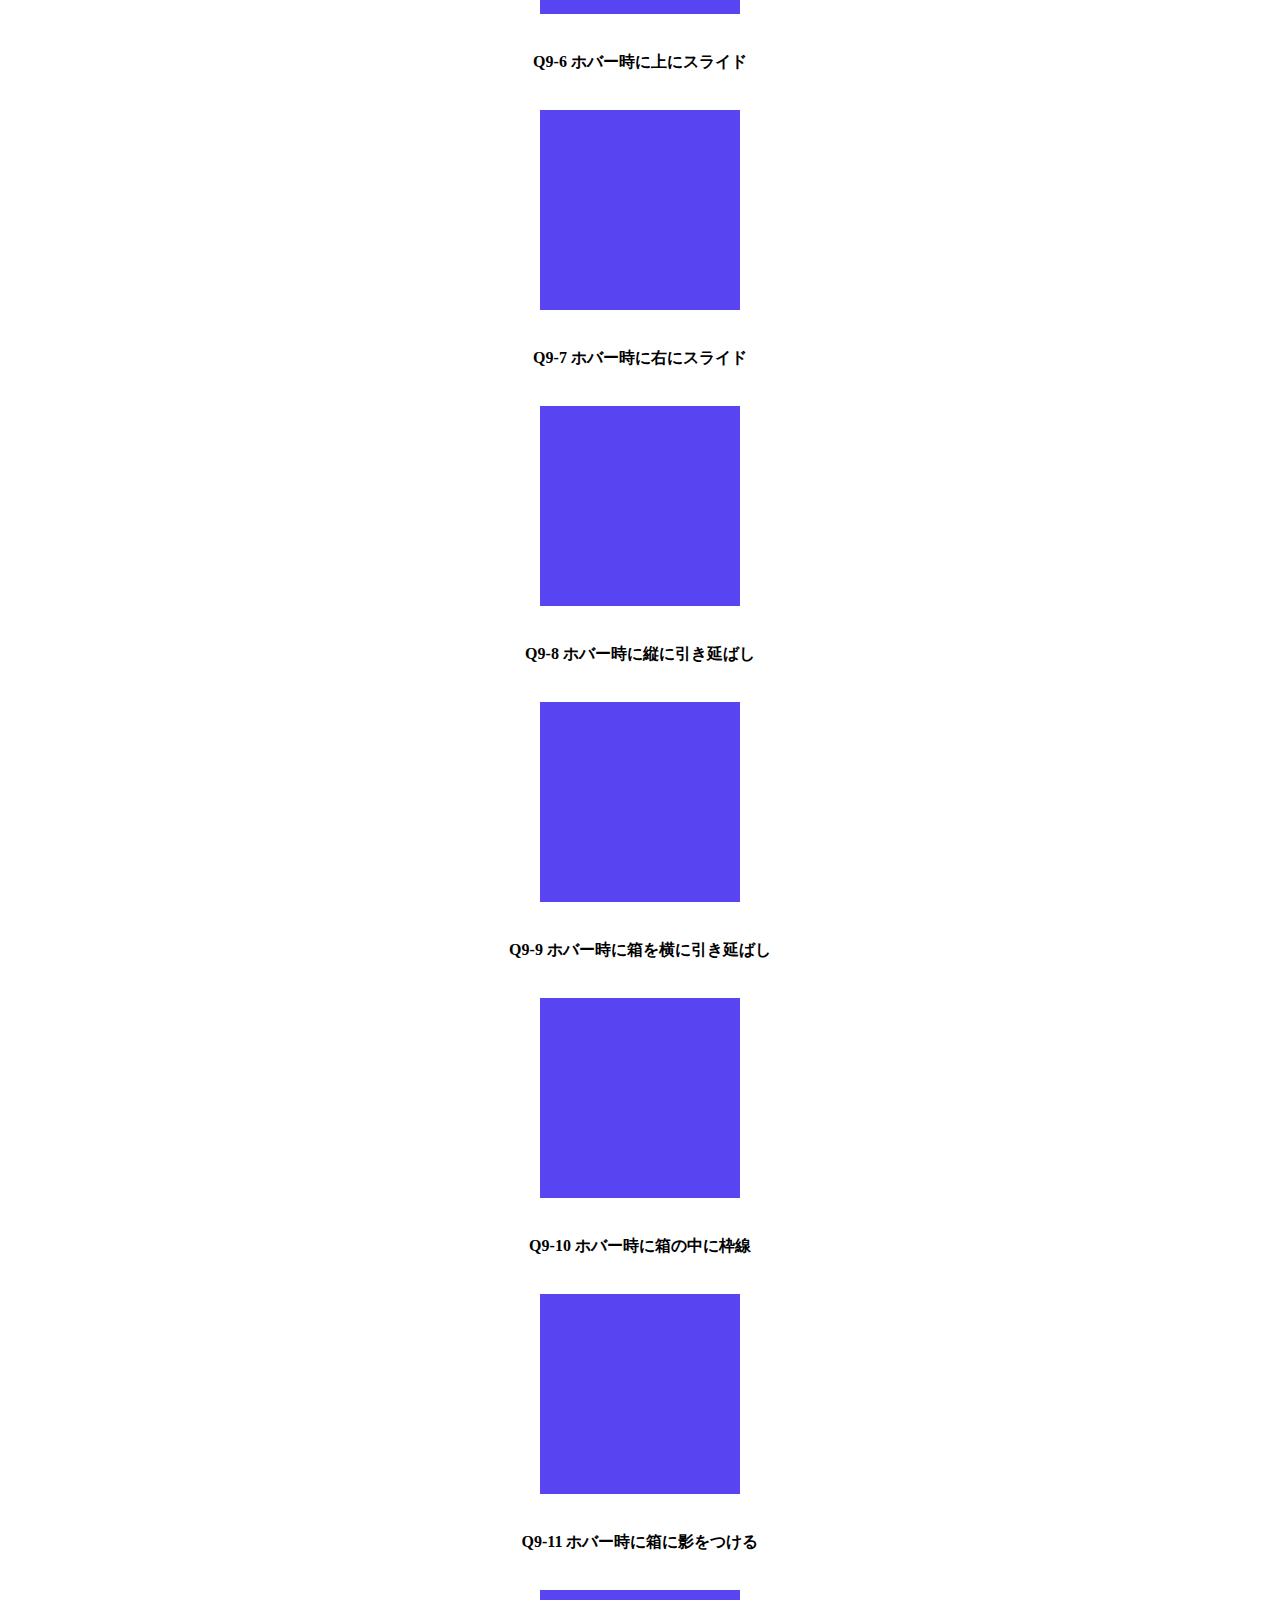
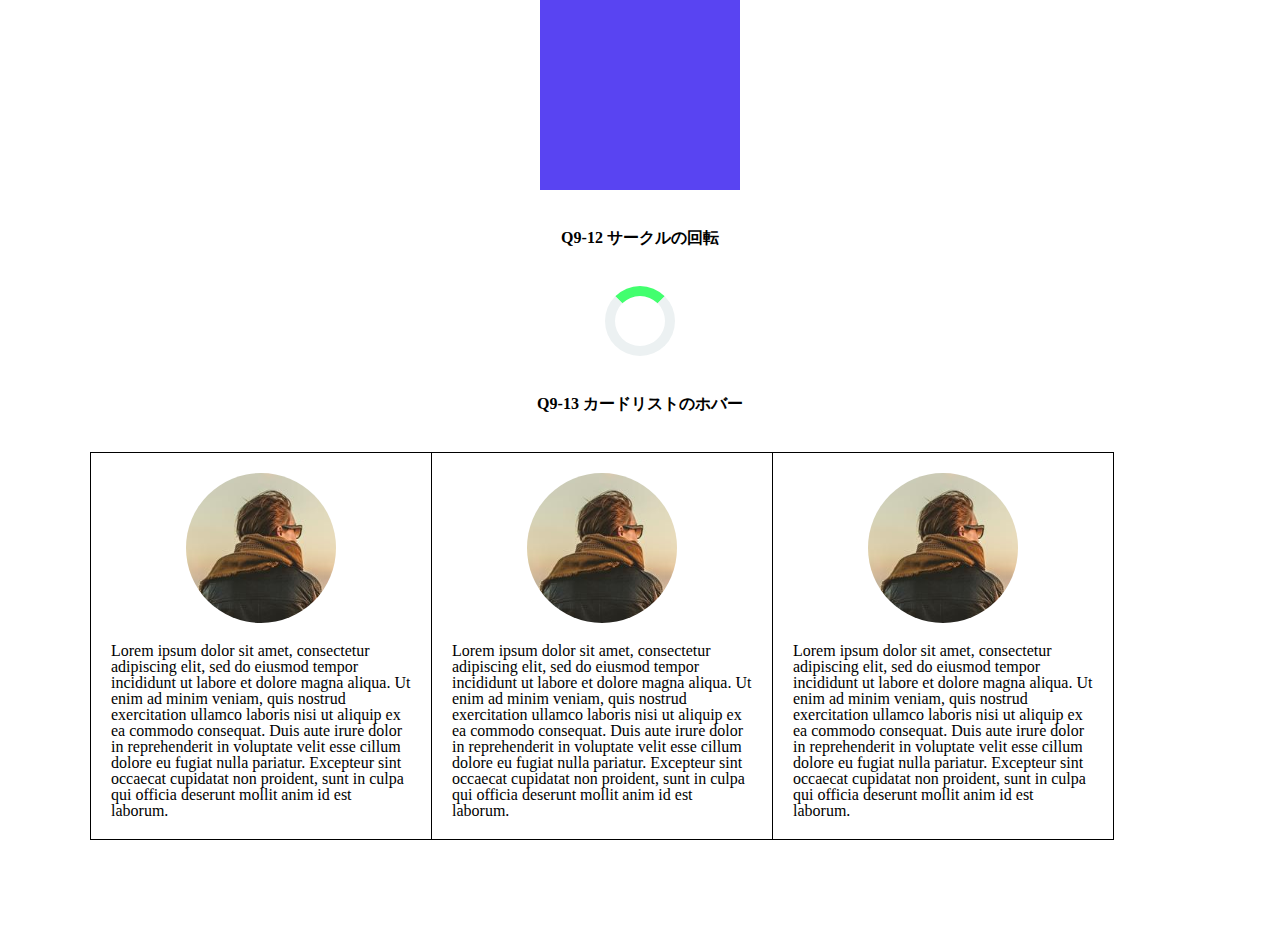
<file: 第3章 LayoutParts-Part2/q9/q9/index.html>
<!DOCTYPE html>
<html lang="ja">

<head>
  <meta charset="UTF-8">
  <meta name="viewport" content="width=device-width, initial-scale=1.0">
  <link rel="stylesheet" href="./css/reset.css">
  <link rel="stylesheet" href="./css/base.css">
  <link rel="stylesheet" href="./css/style.css">
  <title>LayoutParts-Q3</title>
</head>

<body>
  <h1 class="title">基本レイアウト・パーツ</h1>
  <h2 class="sub--title">Q9アニメーション</h2>
  <div class="wrapper">
    <section>
      <h3 class="question--title">Q9-1 フェードイン</h3>
      <!-- Q9-1ここから -->
      <div class="f-in box"></div>
      <!-- Q9-1ここまで -->
      <h3 class="question--title">Q9-2 フェードアウト</h3>
      <!-- Q9-2ここから -->
      <div class="f-out box"></div>
      <!-- Q9-2ここまで -->
      <h3 class="question--title">Q9-3 回転</h3>
      <!-- Q9-3ここまで -->
      <div class="box-rotation box"></div>
      <!-- Q9-4ここまで -->
    </section>
    <section>
      <h3 class="question--title">Q9-4 ホバー時に色変更</h3>
      <!-- Q9-4ここまで -->
      <div class="change box2"></div>
      <!-- Q9-4ここまで -->
      <h3 class="question--title">Q9-5 ホバー時に回転</h3>
      <!-- Q9-5ここまで -->
      <div class="trans-rotate box2"></div>
      <!-- Q9-5ここまで -->
      <h3 class="question--title">Q9-6 ホバー時に上にスライド</h3>
      <!-- Q9-6ここまで -->
      <div class="trans-late box2"></div>
      <!-- Q9-7ここまで -->
      <h3 class="question--title">Q9-7 ホバー時に右にスライド</h3>
      <!-- Q9-7ここまで -->
      <div class="trans-late-right box2"></div>
      <!-- Q9-7ここまで -->
      <h3 class="question--title">Q9-8 ホバー時に縦に引き延ばし</h3>
      <!-- Q9-8ここまで -->
      <div class="heigh box2"></div>
      <!-- Q9-8ここまで -->
      <h3 class="question--title">Q9-9 ホバー時に箱を横に引き延ばし</h3>
      <!-- Q9-9ここまで -->
      <div class="wid box2"></div>
      <!-- Q9-9ここまで -->
      <h3 class="question--title">Q9-10 ホバー時に箱の中に枠線</h3>
      <!-- Q9-10ここまで -->
      <div class="border box2"></div>
      <!-- Q9-10ここまで -->
      <h3 class="question--title">Q9-11 ホバー時に箱に影をつける</h3>
      <!-- Q9-11ここまで -->
      <div class="shadow box2"></div>
      <!-- Q9-11ここまで -->
    </section>
    <section>
      <h3 class="question--title">Q9-12 サークルの回転</h3>
      <!-- Q9-13ここまで -->
      <div class="circle"></div>
      <!-- Q9-13ここまで -->
      <h3 class="question--title">Q9-13 カードリストのホバー</h3>
      <div class="check--sample">
        <!-- カード内のテキストはこちらを使ってください -->
        <!-- Lorem ipsum dolor sit amet, consectetur adipiscing elit, sed do eiusmod tempor incididunt
        ut labore et dolore magna
        aliqua. Ut enim ad minim veniam, quis nostrud exercitation ullamco laboris nisi ut aliquip ex ea commodo
        consequat. Duis
        aute irure dolor in reprehenderit in voluptate velit esse cillum dolore eu fugiat nulla pariatur.
        Excepteur
        sint
        occaecat cupidatat non proident, sunt in culpa qui officia deserunt mollit anim id est laborum. -->
        <!-- Q9-14ここまで -->
        <div class="staff">
          <ul class="list-card">
            <li class="in-card">
              <div class="image"></div>
              <p>Lorem ipsum dolor sit amet, consectetur adipiscing elit, sed do eiusmod tempor incididunt
                ut labore et dolore magna
                aliqua. Ut enim ad minim veniam, quis nostrud exercitation ullamco laboris nisi ut aliquip ex ea commodo
                consequat. Duis
                aute irure dolor in reprehenderit in voluptate velit esse cillum dolore eu fugiat nulla pariatur.
                Excepteur
                sint
                occaecat cupidatat non proident, sunt in culpa qui officia deserunt mollit anim id est laborum.</p>
            </li>
            <li class="in-card">
              <div class="image"></div>
              <p>Lorem ipsum dolor sit amet, consectetur adipiscing elit, sed do eiusmod tempor incididunt
                ut labore et dolore magna
                aliqua. Ut enim ad minim veniam, quis nostrud exercitation ullamco laboris nisi ut aliquip ex ea commodo
                consequat. Duis
                aute irure dolor in reprehenderit in voluptate velit esse cillum dolore eu fugiat nulla pariatur.
                Excepteur
                sint
                occaecat cupidatat non proident, sunt in culpa qui officia deserunt mollit anim id est laborum.</p>
            </li>
            <li class="in-card">
              <div class="image"></div>
              <p>Lorem ipsum dolor sit amet, consectetur adipiscing elit, sed do eiusmod tempor incididunt
                ut labore et dolore magna
                aliqua. Ut enim ad minim veniam, quis nostrud exercitation ullamco laboris nisi ut aliquip ex ea commodo
                consequat. Duis
                aute irure dolor in reprehenderit in voluptate velit esse cillum dolore eu fugiat nulla pariatur.
                Excepteur
                sint
                occaecat cupidatat non proident, sunt in culpa qui officia deserunt mollit anim id est laborum.</p>
            </li>
          </ul>
        </div>
        <!-- Q9-14ここまで -->
      </div>
    </section>
  </div>
</body>

</html>
</file>
<file: 第3章 LayoutParts-Part2/q10/answer/css/base.css>
@charset "UTF-8";

h1, h2, h3 {
  text-align: center;
  margin: 40px 0;
  font-weight: bold;
}

.title {
  font-size: 30px;
}

.sub--title {
  font-size: 24px;
}

.table--area {
  margin-top: 30px;
}

.wrapper {
  width: 1100px;
  margin: 0 auto;
}

.check--sample {
  height: 500px;
}
</file>
<file: 第3章 LayoutParts-Part2/q10/answer/css/style.css>
@charset "UTF-8";

.flex--center {
  display: flex;
  justify-content: center;
}

.btn {
  padding: 0 15px;
  line-height: 50px;
  display: inline-block;
  text-align: center;
  cursor: pointer;
  margin-left: 30px;
  border-radius: 10px;
}

.btn:first-child {
  margin-left: 0;
}

.btn--red {
  color: #fff;
  background: #fd0f0fd9;
}

.btn--blue {
  color: #fff;
  background: #170ffdd9;
}

.btn--green {
  color: #000;
  background: #0ffd0fd9;
}

.shadow--red {
  color: #fff;
  background: #fd0f0fd9;
  box-shadow: 0 5px 0 rgba(63, 5, 5, 0.851),0 5px 1px rgba(63, 5, 5, 0.851);
}

.shadow--blue {
  color: #fff;
  background: #170ffdd9;
  box-shadow: 0 5px 0 rgba(5, 13, 63, 0.851),0 5px 1px rgba(5, 13, 63, 0.851);
}

.shadow--green {
  color: #000;
  background: #0ffd0fd9;
  box-shadow: 0 5px 0 rgba(5, 63, 5, 0.851),0 5px 1px rgba(5, 63, 5, 0.851);
}

.active--red {
  color: #fff;
  background: #fd0f0fd9;
  box-shadow: 0 5px 0 rgba(63, 5, 5, 0.851),0 5px 1px rgba(63, 5, 5, 0.851);
}

.active--blue {
  color: #fff;
  background: #170ffdd9;
  box-shadow: 0 5px 0 rgba(5, 13, 63, 0.851),0 5px 1px rgba(5, 13, 63, 0.851);
}

.active--green {
  color: #000;
  background: #0ffd0fd9;
  box-shadow: 0 5px 0 rgba(5, 63, 5, 0.851),0 5px 1px rgba(5, 63, 5, 0.851);
}

.active--red:active,.active--blue:active,.active--green:active {
  transform: translateY(4px);
  box-shadow: 0px 0px 1px rgba(0, 0, 0, 0.2);
  border-bottom: none;
}

.double--btn {
  color: #67c5ff;
  border: 4px double #67c5ff;
  transition: .5s;
}

.double--btn:hover {
  background: #fffbef;
}

.dotted--btn {
  color: #67c5ff;
  border: 4px dotted #75caff;
  transition: .5s;
}

.dotted--btn:hover {
  border-style: dashed;
}

.back--btn {
  color: #0079a5f8;
  background: #d0edfff8;
  border: 4px dashed #67c5ff;
  transition: .5s;
}

.back--btn:hover {
  color: #67c5ff;
  background: #ffffff;
}
</file>
<file: 第3章 LayoutParts-Part2/q10/q10/css/base.css>
@charset "UTF-8";

h1, h2, h3 {
  text-align: center;
  margin: 40px 0;
  font-weight: bold;
}

.title {
  font-size: 30px;
}

.sub--title {
  font-size: 24px;
}

.table--area {
  margin-top: 30px;
}

.wrapper {
  width: 1100px;
  margin: 0 auto;
}

.check--sample {
  height: 500px;
}
</file>
<file: 第3章 LayoutParts-Part2/q10/q10/css/style.css>
@charset "UTF-8";

.button {
  display: flex;
  justify-content: center;
}

.box {
  padding: 0 15px;
  display: inline-block;
  text-align: center;
  cursor: pointer;
  border-radius: 10px;
  line-height: 50px;
  margin-left: 30px;
}

.box:first-child {
  margin-left: 0;
}

.red-b {
  color: #fff;
  background: #fd0f0fd9;
}

.blue-b {
  color: #fff;
  background: #170ffdd9;
}

.green-b {
  color: #000;
  background: #0ffd0fd9;
}

.r-btn {
  color: #fff;
  background: #fd0f0fd9;
  box-shadow: 0 3px rgba(63, 5, 5, 0.851);
}

.b-btn {
  color: #fff;
  background: #170ffdd9;
  box-shadow: 0 3px rgba(5, 13, 63, 0.851);
}

.g-btn {
  color: #000;
  background: #0ffd0fd9;
  box-shadow: 0 3px rgba(5, 63, 5, 0.851);
}

.red-btn {
  color: #fff;
  background: #fd0f0fd9;
  box-shadow: 0 3px rgba(63, 5, 5, 0.851);
}

.blue-btn {
  color: #fff;
  background: #170ffdd9;
  box-shadow: 0 3px rgba(5, 13, 63, 0.851);
}

.green-btn {
  color: #000;
  background: #0ffd0fd9;
  box-shadow: 0 3px rgba(5, 63, 5, 0.851);
}

.box1 {
  padding: 0 15px;
  display: inline-block;
  text-align: center;
  cursor: pointer;
  border-radius: 10px;
  line-height: 50px;
  margin-left: 30px;
}

.box1:first-child {
  margin-left: 0;
}

.box1:active {
  transform: translate(0,3px);
  box-shadow: none;
}

.box2 {
  padding: 0 15px;
  display: inline-block;
  text-align: center;
  cursor: pointer;
  border-radius: 10px;
  line-height: 50px;
  margin-left: 30px;
}

.box2:first-child {
  margin-left: 0;
}

.double-layer {
  color: #67c5ff;
  border: double 4px #67c5ff;
}

.double-layer:hover {
  background: #fffbef;
}

.round-border {
  color: #67c5ff;
  border: dotted 4px #75caff;
}

.round-border:hover {
  border: dashed 4px #67c5ff ;
}

.dotted-line {
  color: #0079a5f8;
  background: #d0edfff8;
  border: dashed 4px #67c5ff;
}

.dotted-line:hover {
  transition: 1s;
  color: #67c5ff;
  background: #fff;
}
</file>
<file: 第3章 LayoutParts-Part2/q6/answer/css/base.css>
@charset "UTF-8";

h1, h2, h3 {
  text-align: center;
  font-weight: bold;
}

main {
  height: 500px;
  background: #97d8ef;
}

.title {
  font-size: 30px;
  margin-top: 40px;
}

.sub--title {
  font-size: 24px;
  margin-top: 40px;
}

.wrapper {
  width: 1100px;
  margin: 0 auto;
  padding-top: 76px;
}
</file>
<file: 第3章 LayoutParts-Part2/q6/answer/css/style.css>
@charset "UTF-8";

a {
  text-decoration:none;
}

.header {
  width: 100%;
  background: #388bff;
  position: fixed;
}

.inner {
  width: 1100px;
  margin: 0 auto;
}

.logo {
  margin-top: 30px;
  font-size: 24px;
  font-weight: bold;
}

.logo a {
  color: #f2ff7b;
}

.d--flex {
  display: flex;
  justify-content: space-between;
}

.nav li {
  list-style: none;
  padding: 30px;
}

li a {
  color: #ffffff;
}
</file>
<file: 第3章 LayoutParts-Part2/q6/q6/css/base.css>
@charset "UTF-8";

h1, h2, h3 {
  text-align: center;
  font-weight: bold;
}

main {
  height: 500px;
  background: #97d8ef;
}

.title {
  font-size: 30px;
  margin-top: 40px;
}

.sub--title {
  font-size: 24px;
  margin-top: 40px;
}

.wrapper {
  width: 1100px;
  margin: 0 auto;
  padding-top: 76px;
}
</file>
<file: 第3章 LayoutParts-Part2/q6/q6/css/style.css>
@charset "UTF-8";

a {
  text-decoration: none;
}

.header {
  width: 100%;
  background: #388bff;
  position: fixed;
}

.headerinner {
  width: 1100px;
  margin: 0 auto;
}

.logo {
  font-size: 24px;
  font-weight: bold;
  margin-top: 30px;
}

.logo a {
  color: #f2ff7b;
}

.d-flex {
  display: flex;
  justify-content: space-between;
}

.nav li {
  list-style: none;
  padding: 30px;
}

li a {
  color: #fff;
}
</file>
<file: 第3章 LayoutParts-Part2/q7/answer/css/base.css>
@charset "UTF-8";

h1, h2, h3 {
  text-align: center;
  margin: 40px 0;
  font-weight: bold;
}

.title {
  font-size: 30px;
}

.sub--title {
  font-size: 24px;
}

.table--area {
  margin-top: 30px;
}

.wrapper {
  padding: 0 3%;
}
</file>
<file: 第3章 LayoutParts-Part2/q7/answer/css/style.css>
@charset "UTF-8";

.blowing--box {
  width: 500px;
  padding: 20px;
  font-size: 16px;
  line-height: 16px;
  background: #fad296;
  border: solid 5px #8f5a0a;
  border-radius: 30px;
  position: relative;
  margin: 0 auto;
}

.blowing--box:before,.blowing--box:after {
  content: "";
  position: absolute;
  border: 20px solid transparent;
  left: 30px;
}

.blowing--box:before {
  border-top: 20px solid #8f5a0a;
  bottom: -45px;
}

.blowing--box:after {
  border-top: 20px solid #fad296;
  bottom: -38px;
}
</file>
<file: 第3章 LayoutParts-Part2/q7/q7/css/base.css>
@charset "UTF-8";

h1, h2, h3 {
  text-align: center;
  margin: 40px 0;
  font-weight: bold;
}

.title {
  font-size: 30px;
}

.sub--title {
  font-size: 24px;
}

.table--area {
  margin-top: 30px;
}

.wrapper {
  padding: 0 3%;
}
</file>
<file: 第3章 LayoutParts-Part2/q7/q7/css/style.css>
@charset "UTF-8";

.balloon {
  position: relative;
  margin: 0 auto;
  padding: 20px;
  width: 500px;
  font-size: 16px;
  border: 5px solid #8f5e0a;
  line-height: 16px;
  background: #fad296;
  border-radius: 30px;
}

.balloon::before {
  content: "";
  position: absolute;
  bottom: -45px;
  left: 30px;
  border:solid 20px transparent;
  border-top: 20px solid #8f5a0a;
}

.balloon::after {
  content: "";
  position: absolute;
  bottom: -38px;
  left: 30px;
  border: solid 20px transparent;
  border-top: 20px solid #fad296;
}
</file>
<file: 第3章 LayoutParts-Part2/q8/answer/css/base.css>
@charset "UTF-8";

h1, h2, h3 {
  text-align: center;
  margin: 40px 0;
  font-weight: bold;
}

.title {
  font-size: 30px;
}

.sub--title {
  font-size: 24px;
}

.table--area {
  margin-top: 30px;
}

.wrapper {
  padding: 0 3%;
}
</file>
<file: 第3章 LayoutParts-Part2/q8/answer/css/style.css>
@charset "UTF-8";

.content {
  height: 500px;
}

.back--img {
  background: url(../../image/coffee-background.jpg);
}

.back--img--repeat {
  background: url(../../image/coffee-background.jpg) no-repeat;
}

.back--img--cover {
  background: url(../../image/coffee-background.jpg) no-repeat center/cover;
}

.back--img--contain {
  background: url(../../image/coffee-background.jpg) no-repeat center/contain;
}
</file>
<file: 第3章 LayoutParts-Part2/q8/q8/css/base.css>
@charset "UTF-8";

h1, h2, h3 {
  text-align: center;
  margin: 40px 0;
  font-weight: bold;
}

.title {
  font-size: 30px;
}

.sub--title {
  font-size: 24px;
}

.table--area {
  margin-top: 30px;
}

.wrapper {
  padding: 0 3%;
}
</file>
<file: 第3章 LayoutParts-Part2/q8/q8/css/style.css>
@charset "UTF-8";

.back-img {
  background-image: url(../../image/coffee-background.jpg);
}

.img1 {
  height: 500px;
}

.back-norepeat {
  background-image: url(../../image/coffee-background.jpg);
  background-repeat: no-repeat;
}

.back-center {
  background-image: url(../../image/coffee-background.jpg);
  background-repeat: no-repeat;
  background-size: cover;
  background-position: center;
}

.back-center-img {
  background-image: url(../../image/coffee-background.jpg);
  background-repeat: no-repeat;
  background-size: contain;
  background-position: center;
}
</file>
<file: 第3章 LayoutParts-Part2/q9/answer/css/base.css>
@charset "UTF-8";

h1, h2, h3 {
  text-align: center;
  margin: 40px 0;
  font-weight: bold;
}

.title {
  font-size: 30px;
}

.sub--title {
  font-size: 24px;
}

.table--area {
  margin-top: 30px;
}

.wrapper {
  width: 1100px;
  margin: 0 auto;
}

.check--sample {
  height: 500px;
}
</file>
<file: 第3章 LayoutParts-Part2/q9/answer/css/style.css>
@charset "UTF-8";

.green--box {
  width: 200px;
  height: 200px;
  background: #76ff826b;
  margin: 0 auto;
}

.blue--box {
  width: 200px;
  height: 200px;
  background: #331aefd0;
  margin: 0 auto;
  transition: .5s;
}

.fade--in {
  animation: fadeIn 4s ease 0s 1 normal;
}

.fade--out {
  animation: fadeOut 4s ease 4s 1 normal;
}

.spin {
  animation: spin 4s linear infinite;
}

@keyframes fadeIn {
  0% {
    opacity: 0
  }
  100% {
    opacity: 1
  }
}

@keyframes fadeOut {
  0% {
    opacity: 1
  }
  100% {
    opacity: 0
  }
}

@keyframes spin {
  0% {
    transform: rotate(0deg);
  }
  100% {
    transform: rotate(360deg);
  }
}

.hover--color:hover {
  background: #ff27e2c9;
}

.spin--box:hover {
  transform: rotate(360deg);
}

.up--slide:hover {
  transform: translate(0, -20%);
}

.right--slide:hover {
  transform: translate(50%, 0);
}

.height--prolongation:hover {
  height: 300px;
}

.width--prolongation:hover {
  width: 500px;
}

.hover--border {
  box-sizing: border-box;
}

.hover--border:hover {
  border: 10px #00ffe5 solid;
}

.hover--shadow:hover {
  box-shadow: 8px 11px 10px 3px #06031ed0;
}

.circle--spin {
  border-radius: 50%;
  width: 50px;
  height: 50px;
  margin: 0 auto;
  border: solid 10px #ecf1f2;
  border-top: solid 10px #14ff4bcd;
  animation: spin 1.1s linear infinite;
}

.card--list {
  display: flex;
}

.card--item {
  width: 300px;
  padding: 20px;
  background: #ffffff;
  border: 1px solid #000000;
  border-left: 0;
  transition: .5s;
}

.card--item > p {
  margin-top: 20px;
}

.card--item:first-child {
  border-left: 1px solid #000000;;
}

.card--item:hover{
  box-shadow: 0px 0px 10px 3px #424242d0;
  z-index: 1;
}

.icon {
  background: url(https://picsum.photos/id/1005/200/300) no-repeat center/cover;
  width:  150px;
  height: 150px;
  border-radius: 50%;
  margin: 0 auto;
}
</file>
<file: 第3章 LayoutParts-Part2/q9/q9/css/base.css>
@charset "UTF-8";

h1, h2, h3 {
  text-align: center;
  margin: 40px 0;
  font-weight: bold;
}

.title {
  font-size: 30px;
}

.sub--title {
  font-size: 24px;
}

.table--area {
  margin-top: 30px;
}

.wrapper {
  width: 1100px;
  margin: 0 auto;
}

.check--sample {
  height: 500px;
}
</file>
<file: 第3章 LayoutParts-Part2/q9/q9/css/style.css>
@charset "UTF-8";

/* カード内の画像は以下のURLを使用して下さい */
/* https://picsum.photos/id/1005/200/300 */

.box {
  width: 200px;
  height: 200px;
  margin: 0 auto;
  background: #76ff826b;
}

.f-in {
  animation: fadeIn 4s ease 0s 1 normal;
}

@keyframes fadeIn {
  0% {opacity: 0;}
  100%{opacity: 1;}
}

.f-out {
  animation: fadeOut 4s ease 4s 1 normal;
}

@keyframes fadeOut {
  0% {opacity: 1;}
  100% {opacity: 0;}
}

.box-rotation {
  animation: 4s linear infinite rotation1;
}

@keyframes rotation1 {
  0% {transform: rotate(0);}
  100%{transform: rotate(360deg);}
}

.box2 {
  width: 200px;
  height: 200px;
  margin: 0 auto;
  background: #331aefd0;
  transition: .5s;
}

.change:hover {
  background: #ff27e2c9;
}

.trans-rotate:hover {
  transform: rotateZ(360deg);
}

.trans-late:hover {
  transform: translate(0, -20%);
}

.trans-late-right:hover {
  transform: translate(20%, 0);
}

.heigh:hover {
  height: 300px;
}

.wid:hover {
  width: 500px;
}

.border:hover {
  border: 10px #00ffe5 solid;
  box-sizing: border-box;
}

.shadow:hover {
  box-shadow: 8px 11px 10px 3px #06031ed0;
}

.circle {
  width: 50px;
  height: 50px;
  border: solid 10px #ecf1f2;
  border-radius: 50%;
  border-top: solid 10px #14ff4bcd;
  margin: 0 auto;
  animation: spin 1.1s linear infinite;
}

@keyframes spin {
  0% {transform: rotate(0);}
  100%{transform: rotate(360deg);}
}

.list-card {
  display: flex;
}

.in-card {
  width: 300px;
  background: #fff;
  border: 1px solid #000;
  padding: 20px;
}

.in-card:hover {
  box-shadow: 0 0 10px 3px #424242d0;
  z-index: 5;
}

.in-card:nth-child(n+2) {
  border-left: 0;
}

.image {
  background-image: url(../../image/img.jpg);
  background-repeat: no-repeat;
  background-position: center;
  background-size: cover;
  width: 150px;
  height: 150px;
  margin: 0 auto;
  border-radius: 50%;
}

p {
  margin-top: 20px;
}
</file>
